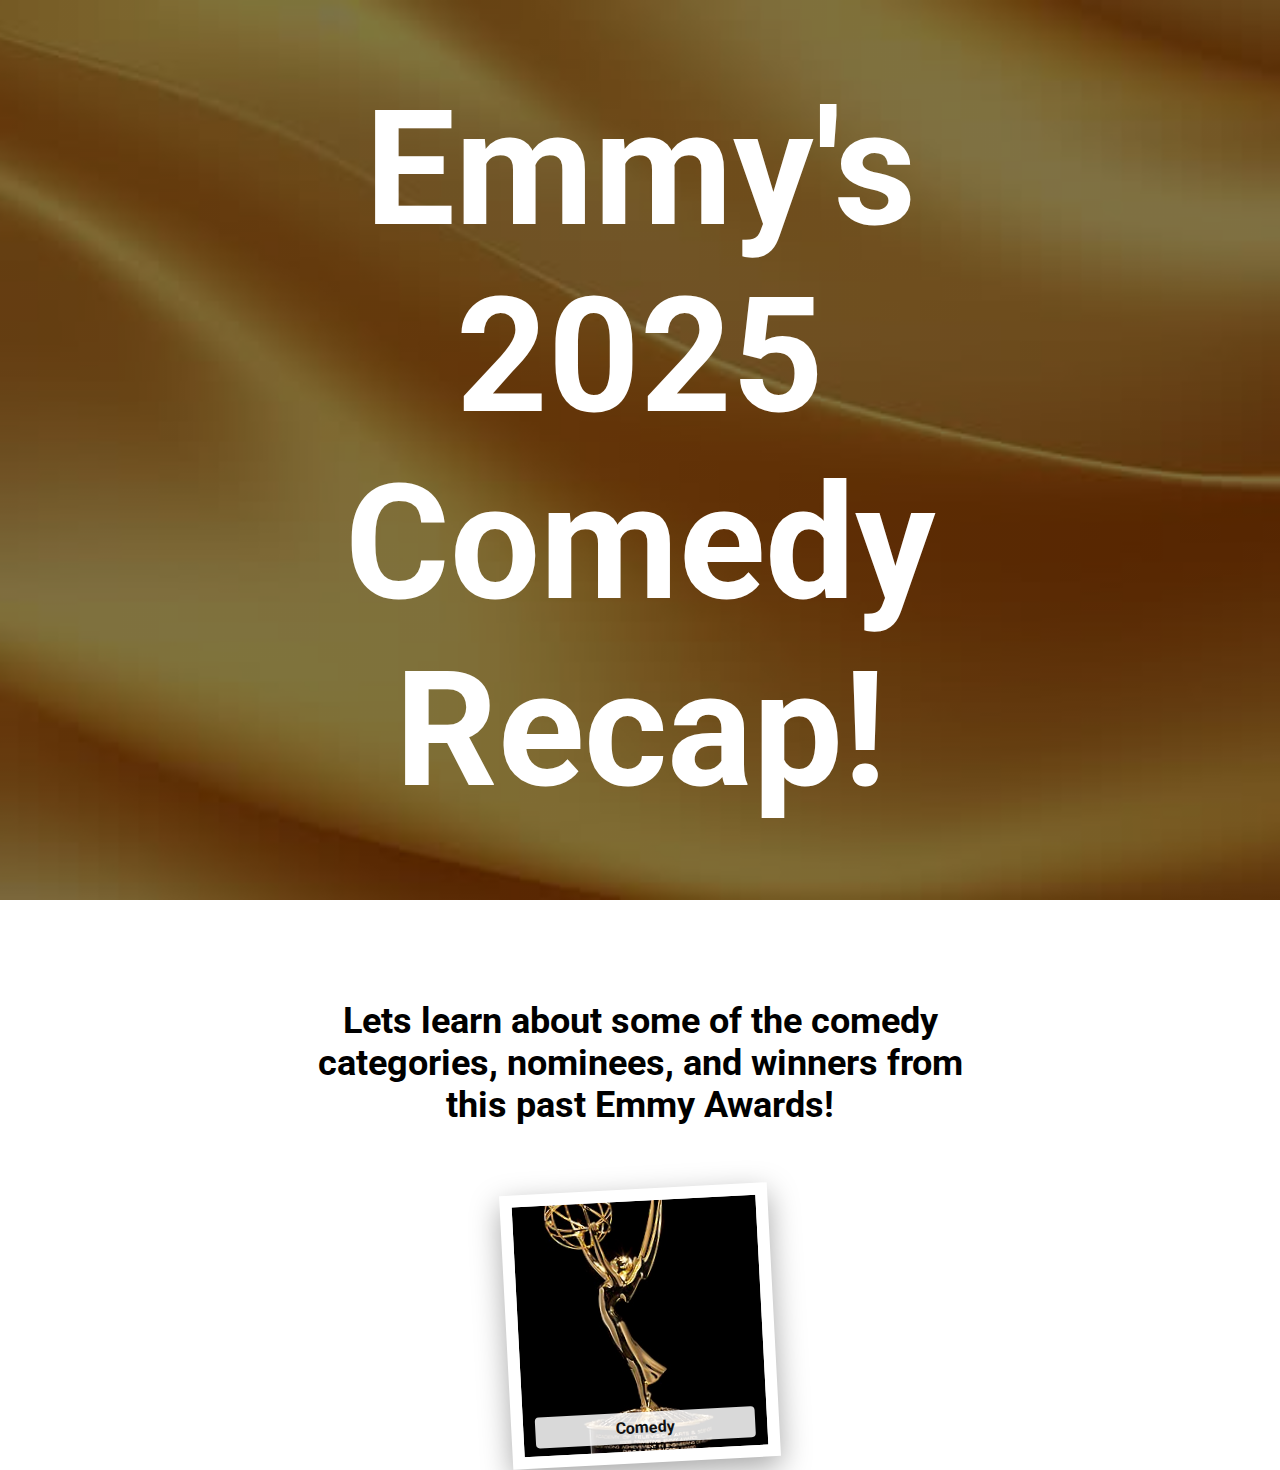
<file: multisite website 2/index.html>
<!--Looks like you're ready to get making with Pitt Fuego Webtext Generator. Good luck. Let's remember a few basics:

1. If you haven't worked through an introductory project like "I Am...A Project in Becoming," please do so. It will give you the basic skills to use this webtext generator.
2. Use HTML5 compatible file formats.
3. Reduce image size when possible. 
4. Keep asset names simple and machine readable. We recommend camelCase. 
5. Match asset name and file type in your code. Be case sensitive. 
6. Consider accessibility: Use alt-text to describe images for the visually impaired, be descriptive when labeling links, and use clear button language. 
7. Be respectful of your own and others' privacy. 
8. Consult W3 or Stack Overflow when our code is not working or you need it to do something more than it's doing.
9. When you make a mistake, Control Z, Control Z, Control Z...
10. Publish, share, spread the love!-->

<!--BTW. You can leave these hidden HTML text fields be, or delete them. They are but road signs, absent from the larger design-->

<!DOCTYPE html>
<html lang="en">
<head>
<title>Pitt Fuego</title>
<link rel="icon" type="image/jpg" href="favicon.jpg">
<meta charset="UTF-8">
<meta name="viewport" content="width=device-width, initial-scale=1">
<link rel="stylesheet" type="text/css" href="style.css">
<!--We've added Google Fonts to The Webtext Generator. Go to https://www.w3schools.com/howto/howto_google_fonts.asp to find fonts and add them to this stylesheet link and to the html selector on style.css-->
<link href='https://fonts.googleapis.com/css?family=Roboto' rel='stylesheet'>
</head>


<body>

<!--To adjust hero image and text, find hero-image class on style.css-->
<div class="hero-image">
  <div class="hero-text">
      <h1>Emmy's 2025 Comedy Recap!</h1>

  </div>
</div>

<!--To build your webtext, copy the code snippet (provided below) and paste into the <body> section below this line.-->


<div class="text-block" style="text-align: center">
  <h2> Lets learn about some of the comedy categories, nominees, and winners from this past Emmy Awards!</h2>
  
</div>

<!-- Added two buttons below the text-block for user interaction -->
  <div class="button-box" style="text-align: center; margin-top: 1rem;">
  <a href="ComedyHome.html" class="button polaroid-button" aria-label="Go to Comedy home"><span class="label">Comedy</span></a>
 










     <!--Looking to add components? You've come to the right place. Copy and paste Code Snippets and add to the body section. Adjust class properties on style.css.


        
     Looking to publish this webtext in GitHub? Here are your next steps:

     Sign in to GitHub. Create a new repository. Name it. Click “uploading an existing file,” then select/drag and drop all of your files... all of them, index.html. style.css, readme, and your image assets. Click "commit." Now go to your repository "settings." Scroll down to "Pages." Here you will change "source" from "none" to "main" branch. This will publish your webtext online. Copy your URL from this settings page...and now it's time to circulate your webtext! Peace and love only, Stephen Quigley, University of Pittsburgh, 2021.-->



       <!--Looking to add components? You've come to the right place. Copy and paste Code Snippets and add to the body section. Adjust class CSS properties on style.css.


    ***Add Text Block***

    (Format textblock using inline styling: text-align: left, center, justify, right. To improve accessibility, always left-align text longer than three lines; Format text: <i>italics</i>; <b>bold</b>; <u>underline</u>; <mark>highlight</mark>; <sup>superscript</sup>; <sub>subscript</sub>; Link Website: <a href="link">LinkName</a>; Line Breaks: <br></br>;

  <div class="text-block" style="text-align: left">
    <h2>Header</h2>
       <p>We recommend using our mobile-ready text sizing. Lorem ipsum dolor sit amet, consectetur adipiscing elit, sed do eiusmod tempor incididunt ut labore et dolore magna aliqua. Ut enim ad minim veniam, quis nostrud exercitation ullamco laboris nisi ut aliquip ex ea commodo consequat. Duis aute irure dolor in reprehenderit in voluptate velit esse cillum dolore eu fugiat nulla pariatur. Excepteur sint occaecat cupidatat non proident, sunt in culpa qui officia deserunt mollit anim id est laborum.</p>
  </div>



    ***Add Pull Quote***

    (Format text: Italics: <i>italics</i>; Bold: <b>bold</b>. Change font and font size using CSS)

  <div class="pull-quote" style="text-align: center">
    <h2>Excepteur sint occaecat cupidatat non proident!</h2>
  </div>



    ***Bulleted Points or List***

    (Nest within text-block or style using CSS. Change <ul> to <ol> in HTML to switch from unordered list to ordered list.)

  <div>
    <ul>
      <li>first</li>
      <li>second</li>
      <li>third</li>
    </ul>
  </div>



    ***Add Link that Looks Like a Button***

    (Clearly label link action. For more stylings, find button-box class properties on style.css)

  <div class="button-box">
    <a href="https://pitt-fuego.github.io/Pitt-Fuego-Coding-Tools/" class="button">Go to Fuego</a>
  </div>



    ***Add CSS Flexbox Container with Placeholder Images***

    (Add or subtract columns. Control column width using CSS.)

  <div class="flexbox-container">
    <div class="row">
        <div class="column">
            <img src="pgrid1.jpg" alt="describe the image HERE for accessibility purposes">
            <img src="pgrid2.jpg" alt="describe the image HERE for accessibility purposes">
        </div>
        <div class="column">
            <img src="pgrid3.jpg" alt="describe the image HERE for accessibility purposes">
            <img src="pgrid4.jpg" alt="describe the image HERE for accessibility purposes">
        </div>
        <div class="column">
            <img src="pgrid5.jpg" alt="describe the image HERE for accessibility purposes">
            <img src="pgrid6.jpg" alt="describe the image HERE for accessibility purposes">
        </div>
    </div>
        <p><i>Add a caption.</i></p>
  </div>



    ***Add Image Frame and Filters***

    (Control image width using inline styling. Adjust "frame" class properties using CSS.)

  <img class="frame" src="codela.jpg" width="50%" alt="describe the image HERE for accessibility purposes">
    <div class="caption">
      <p><i>Add a caption</i></p>
    </div>
  



    ***Add Polaroid***

    (Control image width using CSS.)

  <div class="polaroid">
    <img src="polaroid.jpg" alt="describe the image HERE for accessibility purposes">
      <div class="polaroid-caption">
        <p><i>Add a caption</i></p>
      </div>
  </div>



      ***Add Image Container with Text Box***

      (Control Image Container properties using CSS.)

  <div class="image-container">
    <img src="fuego.jpg" alt="describe image here">
      <div class="image-container-text">
        <p>Lorem ipsum dolor sit amet, consectetur adipiscing elit.</p>
      </div>
  </div>



    ***Add Parallax Window***

      (Adjust window height using parallax class on style.css)

  <div class="parallax"></div>
    <div class="caption">
      <p><i>Add a caption.</i></p>
  </div>



     ***Embed YouTube Video***

  <div class="video">
    <div class="video-container">
         <iframe width="560" height="315" src="https://www.youtube.com/embed/KVUBbM7pIYw?si=S02HKRwmh-psrWHJ" title="YouTube video player" frameborder="0" allow="accelerometer; autoplay; clipboard-write; encrypted-media; gyroscope; picture-in-picture" allowfullscreen></iframe>
    </div>
         <p>Add a caption.</p>
  </div>


    ***Add Copyright Footer***

  <div class="footer">
    <p><i>Copyright Your Name, Year.</i></p>
  </div>



    ***Need something that's not here? Go to https://www.w3schools.com to find all kinds of resources to facilitate your code learning.***
</file>
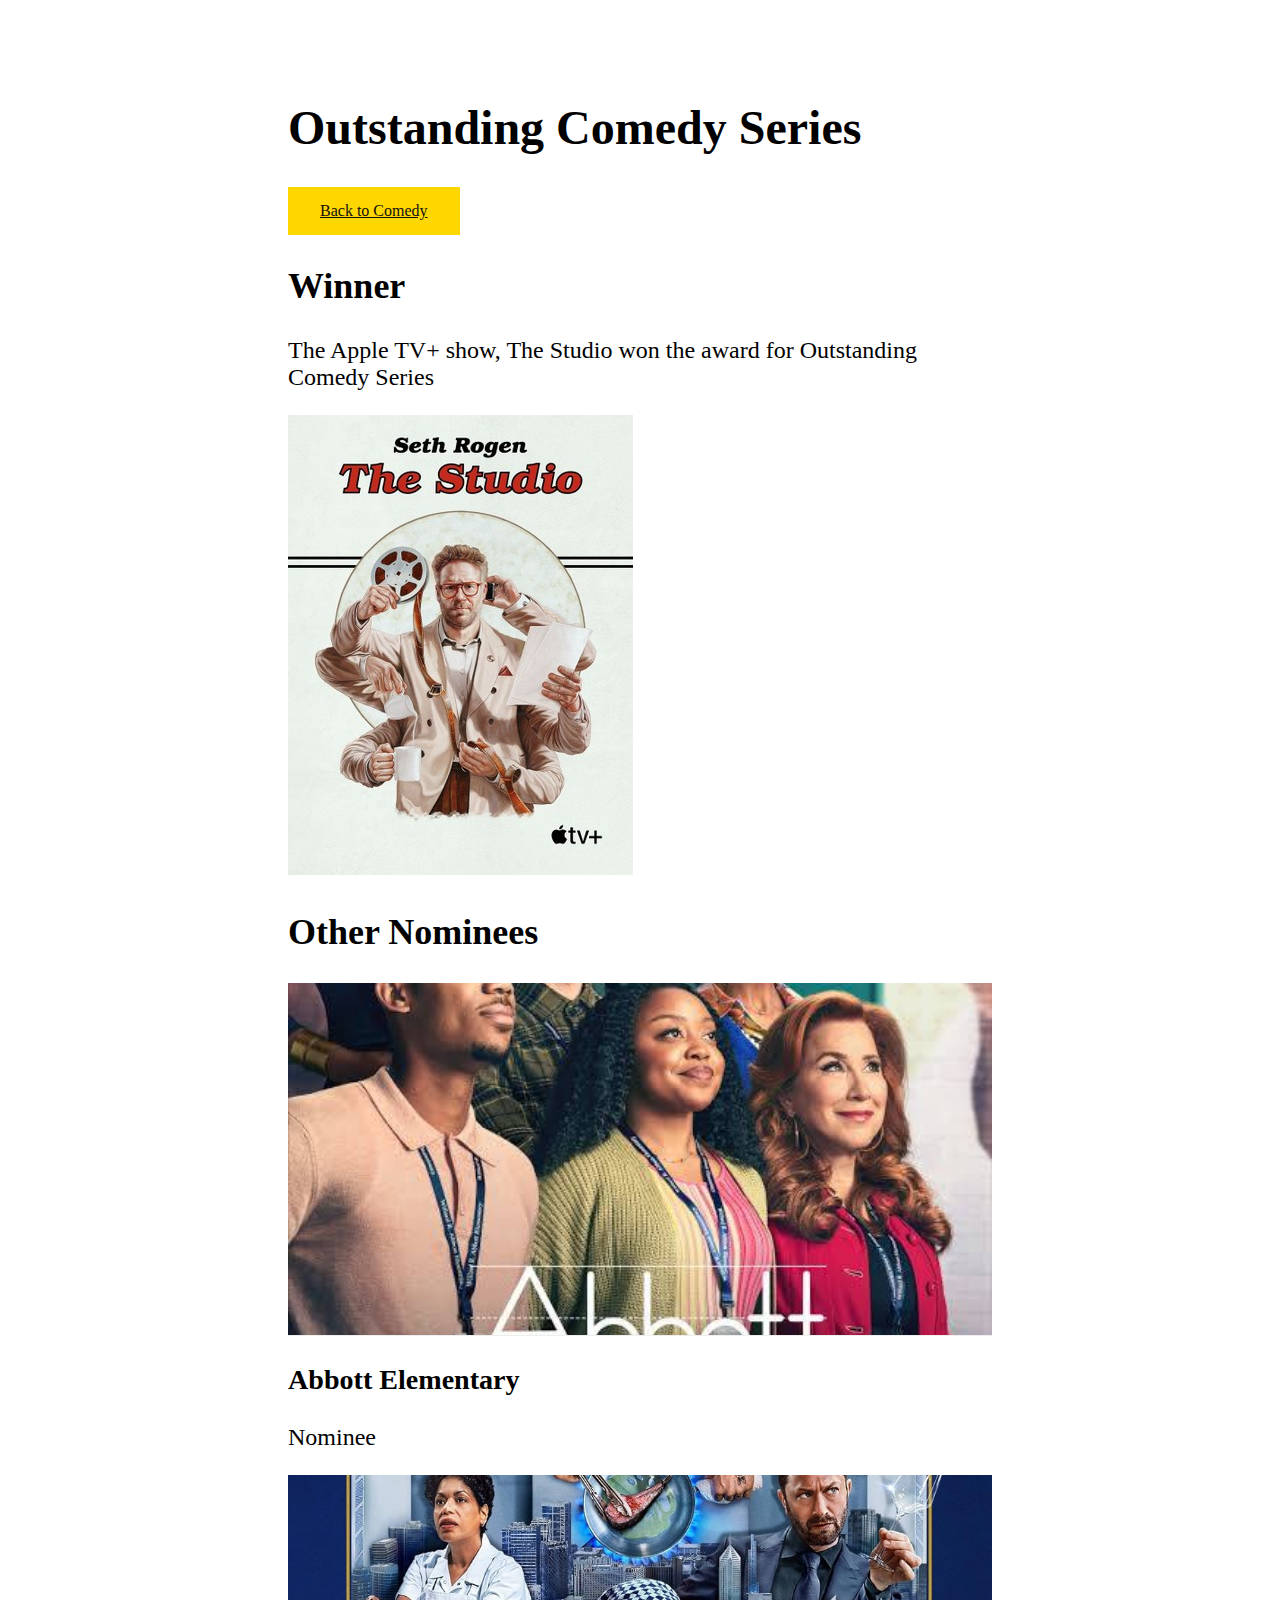
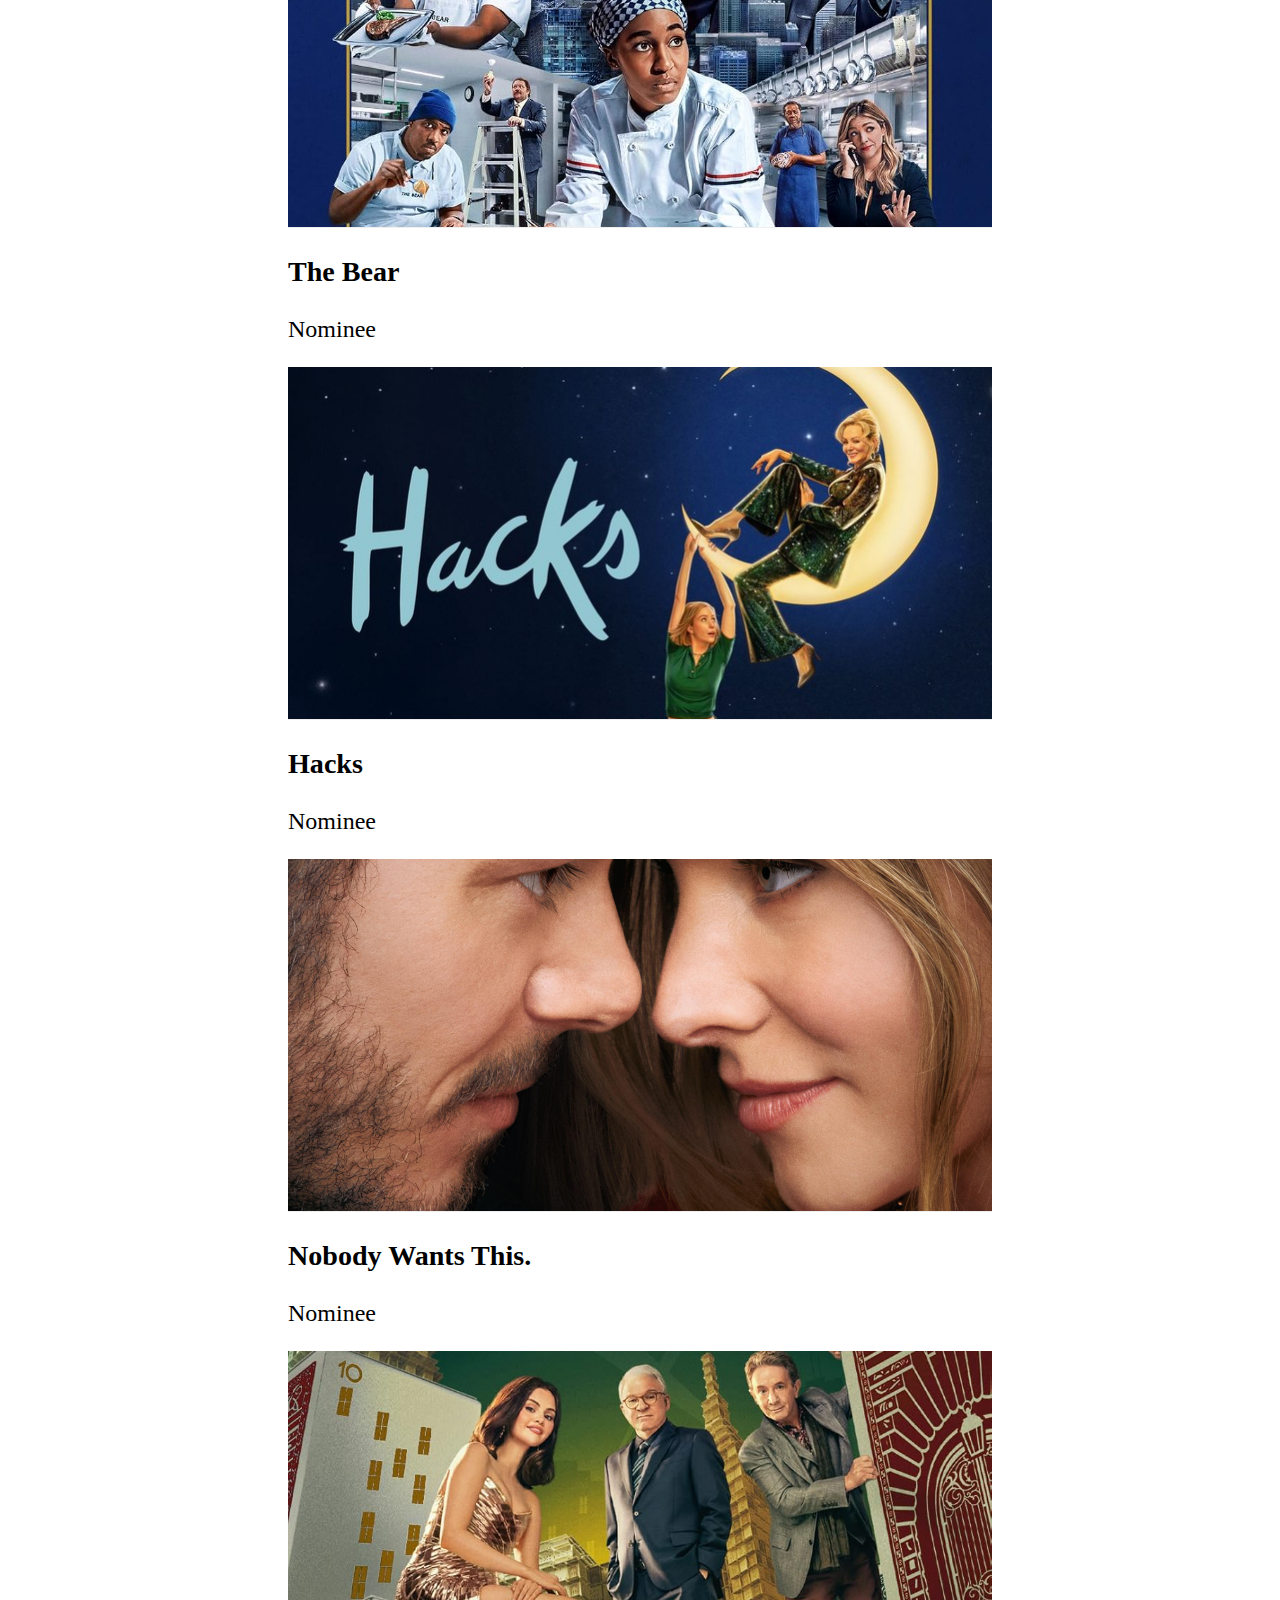
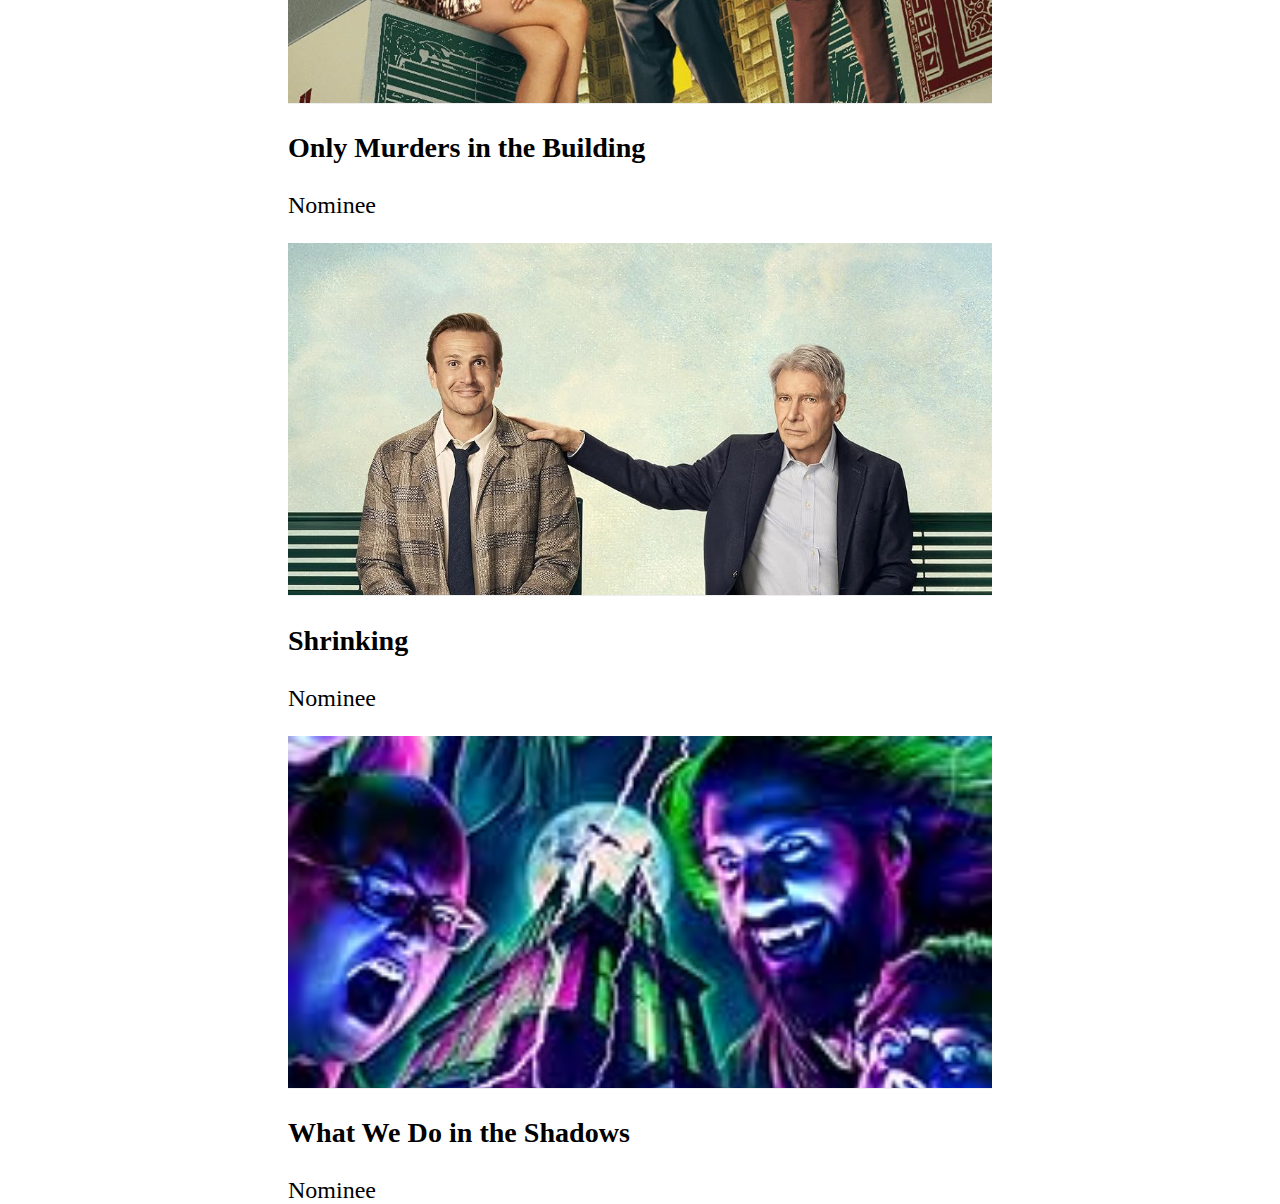
<file: multisite website 2/BestComedy.html>
<!DOCTYPE html>
<html lang="en">
<head>
  <meta charset="utf-8">
  <meta name="viewport" content="width=device-width, initial-scale=1">
  <title>Best Comedy</title>
  <link rel="stylesheet" href="style.css">
  
</head>
<body class="best-comedy-page">
  <div class="page-container">
  <div class="text-block">
    <h1>Outstanding Comedy Series</h1>
    <p></p>
    <p><a href="ComedyHome.html" class="button">Back to Comedy</a></p>

    <div class="winner">
      <h2>Winner</h2>
      <p>The Apple TV+ show, The Studio won the award for Outstanding Comedy Series</p>
      <img src="pgrid30.jpg" alt="Hannah Einbinder portrait">
    </div>

    <h2 class="section-title">Other Nominees</h2>

    <div class="flip-grid" aria-label="Other nominees">
      <div class="flip-box" tabindex="0">
        <div class="flip-box-inner">
          <div class="flip-box-front">
            <img src="pgrid32.jpg" alt="Liza Colón-Zayas">
            <h3>Abbott Elementary</h3>
          </div>
          <div class="flip-box-back">
            <div>
              <p>Nominee</p>
            </div>
          </div>
        </div>
      </div>

      <div class="flip-box" tabindex="0">
        <div class="flip-box-inner">
          <div class="flip-box-front">
            <img src="pgrid33.jpg" alt="Kathryn Hahn">
            <h3>The Bear</h3>
          </div>
          <div class="flip-box-back">
            <div>

              <p>Nominee</p>
            </div>
          </div>
        </div>
      </div>

      <div class="flip-box" tabindex="0">
        <div class="flip-box-inner">
          <div class="flip-box-front">
            <img src="pgrid34.jpg" alt="Janelle James">
            <h3>Hacks</h3>
          </div>
          <div class="flip-box-back">
            <div>
              <p>Nominee</p>
            </div>
          </div>
        </div>
      </div>

      <div class="flip-box" tabindex="0">
        <div class="flip-box-inner">
          <div class="flip-box-front">
            <img src="pgrid35.jpg" alt="Catherine O'Hara">
            <h3>Nobody Wants This.</h3>
   
          </div>
          <div class="flip-box-back">
            <div>

              <p>Nominee</p>
            </div>
          </div>
        </div>
      </div>

      <div class="flip-box" tabindex="0">
        <div class="flip-box-inner">
          <div class="flip-box-front">
            <img src="pgrid31.jpg" alt="Sheryl Lee Ralph">
            <h3>Only Murders in the Building</h3>
          </div>
          <div class="flip-box-back">
            <div>              <p>Nominee</p>
            </div>
          </div>
        </div>
      </div>

      <div class="flip-box" tabindex="0">
        <div class="flip-box-inner">
          <div class="flip-box-front">
            <img src="pgrid36.jpg" alt="Shrinking">
            <h3>Shrinking</h3>
       
          </div>
          <div class="flip-box-back">
            <div>
              <p>Nominee</p>
            </div>
          </div>
        </div>
      </div>
    </div>

    <div class="flip-box" tabindex="0">
      <div class="flip-box-inner">
        <div class="flip-box-front">
          <img src="pgrid37.jpg" alt="What We Do in the Shadows">
          <h3>What We Do in the Shadows</h3>
        </div>
        <div class="flip-box-back">
          <div>
            <p>Nominee</p>
          </div>
        </div>
      </div>
    </div>

    </div>

  </div>
</body>
</html>
</file>
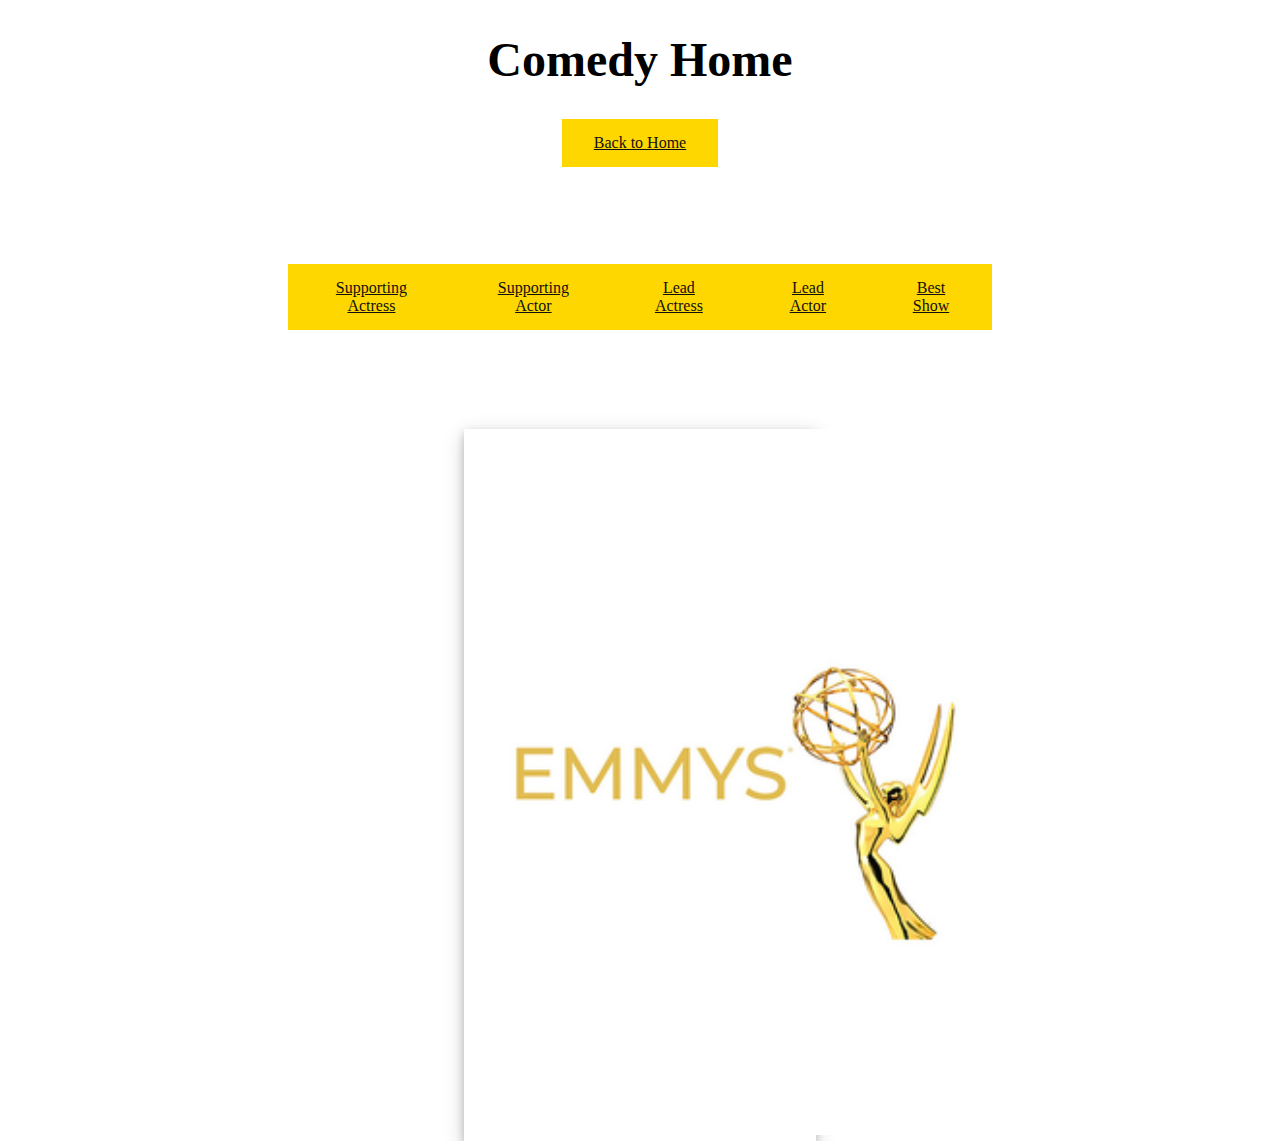
<file: multisite website 2/ComedyHome.html>
<!DOCTYPE html>
<html lang="en">
<head>
  <meta charset="utf-8">
  <meta name="viewport" content="width=device-width, initial-scale=1">
  <title>Comedy Home</title>
  <link rel="stylesheet" href="style.css">
</head>
<body class="comedy-home">
  <div class="text-block" style="text-align: center; margin-top: 2rem;">
    <h1>Comedy Home</h1>
    <p><a href="index.html" class="button">Back to Home</a></p>
    <!-- Added five comedy category buttons -->
    <div class="button-box" style="text-align: center; margin-top: 1rem;">
  <a href="SupportActressComedy.html" class="button sparkle" aria-label="Go to Supporting Actress page">Supporting Actress</a>
  <a href="SupportActorComedy.html" class="button sparkle" aria-label="Go to Supporting Actor page">Supporting Actor</a>
  <a href="LeadActressComedy.html" class="button sparkle" aria-label="Go to Lead Actress page">Lead Actress</a>
  <a href="LeadActorComedy.html" class="button sparkle" aria-label="Go to Lead Actor page">Lead Actor</a>
      <a href="BestComedy.html" class="button sparkle" aria-label="Go to Best Comedy page">Best Show</a>
    </div>


<div class="polaroid-container" style="text-align: center; margin-top: 2rem;">
      <div class="polaroid">
        <img src="pgrid40.jpg" alt="Comedy collage" style="width:150%"

      </div>
  </div>
  <script>
document.addEventListener('DOMContentLoaded', function(){
  const buttons = document.querySelectorAll('.comedy-home .button');
  buttons.forEach(btn => {
    // only for link buttons
    if (btn.tagName.toLowerCase() !== 'a') return;
    btn.addEventListener('click', function(e){
      e.preventDefault();
      const href = this.getAttribute('href');
      // add sparkle class to trigger animation
      this.classList.add('sparkle');
      // wait for animation to end (use animationend) or fallback timeout
      const onEnd = () => {
        this.classList.remove('sparkle');
        window.location.href = href;
      };
      this.addEventListener('animationend', onEnd, { once: true });
      // fallback in case animationend doesn't fire
      setTimeout(onEnd, 1800);
    });
  });
});
</script>
</body>
</html>
</file>
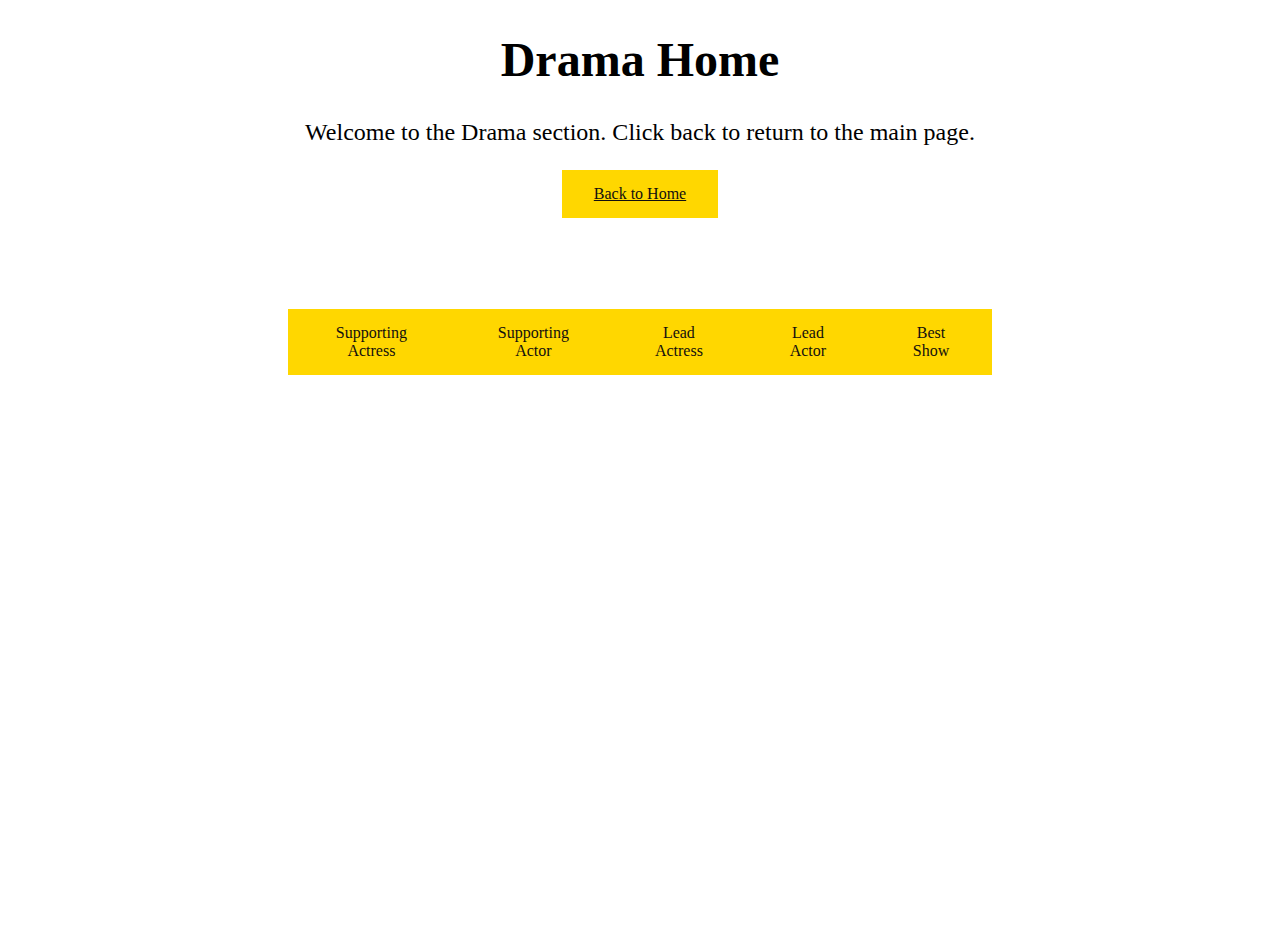
<file: multisite website 2/DramaHome.html>
<!DOCTYPE html>
<html lang="en">
<head>
  <meta charset="utf-8">
  <meta name="viewport" content="width=device-width, initial-scale=1">
  <title>Drama Home</title>
  <link rel="stylesheet" href="style.css">
</head>
<body>
  <div class="text-block" style="text-align: center; margin-top: 2rem;">
    <h1>Drama Home</h1>
    <p>Welcome to the Drama section. Click back to return to the main page.</p>
    <p><a href="index.html" class="button">Back to Home</a></p>
    <!-- Added five drama category buttons -->
    <div class="button-box" style="text-align: center; margin-top: 1rem;">
      <button class="button" type="button" aria-label="Tragedy drama"> Supporting Actress</button>
      <button class="button" type="button" aria-label="Historical drama">Supporting Actor</button>
      <button class="button" type="button" aria-label="Romantic drama">Lead Actress</button>
      <button class="button" type="button" aria-label="Thriller drama">Lead Actor</button>
      <button class="button" type="button" aria-label="Melodrama">Best Show</button>
    </div>
  </div>
</body>
</html>
</file>
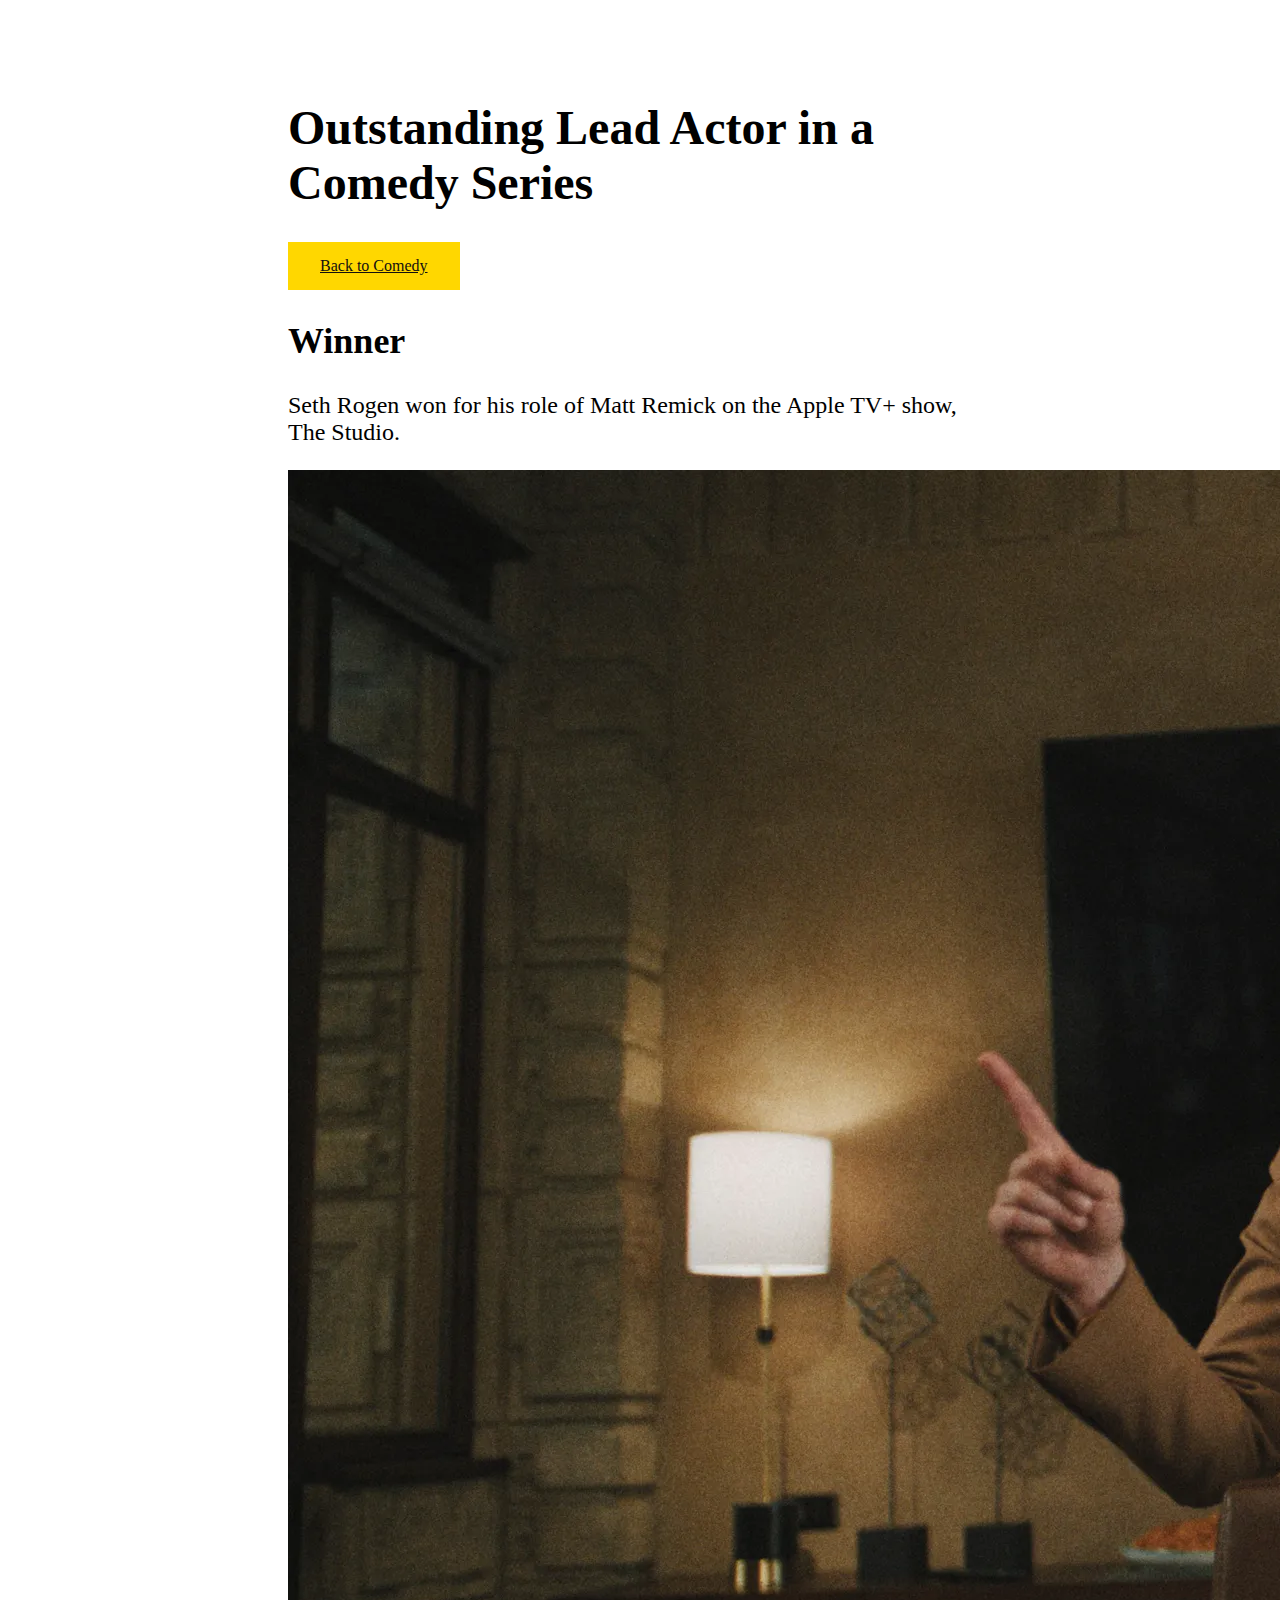
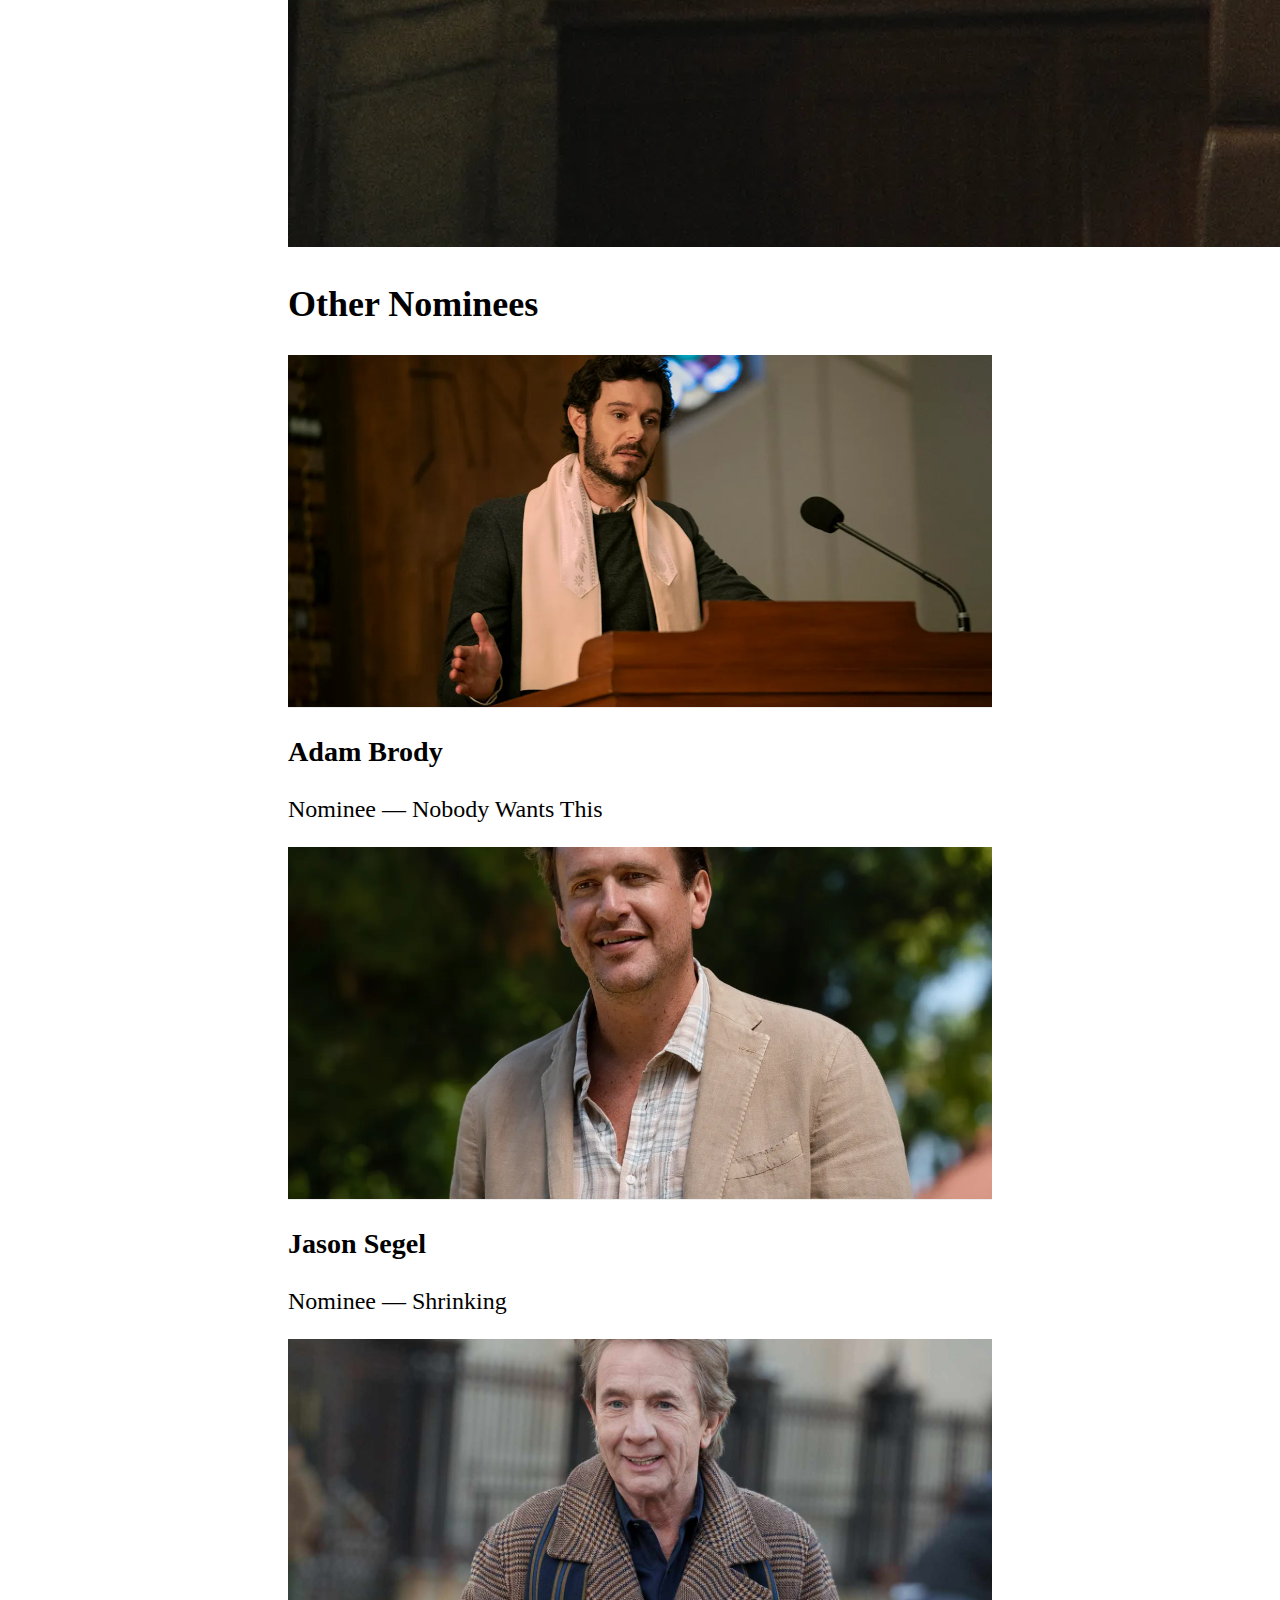
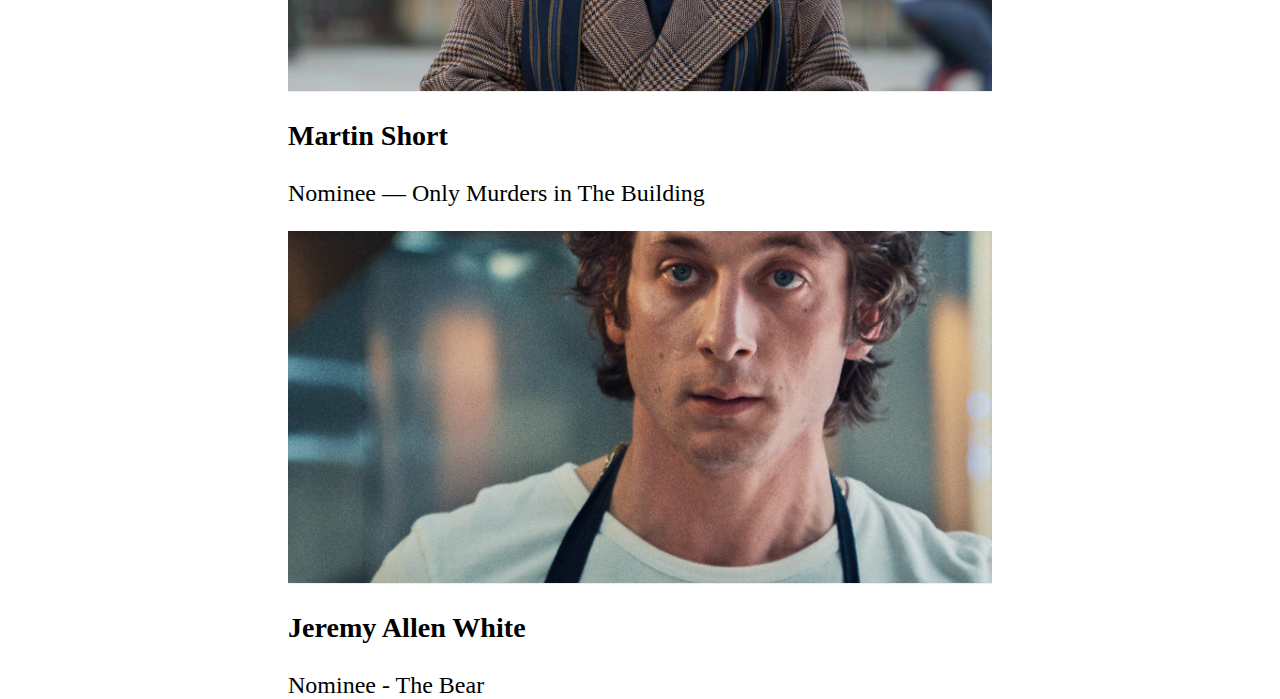
<file: multisite website 2/LeadActorComedy.html>
<!DOCTYPE html>
<html lang="en">
<head>
  <meta charset="utf-8">
  <meta name="viewport" content="width=device-width, initial-scale=1">
  <title>Lead Actor — Comedy</title>
  <link rel="stylesheet" href="style.css">
  
</head>
<body class="lead-actor-page">
  <div class="page-container">
  <div class="text-block">
    <h1>Outstanding Lead Actor in a Comedy Series</h1>

    <p><a href="ComedyHome.html" class="button">Back to Comedy</a></p>

    <div class="winner">
      <h2>Winner</h2>
      <p>Seth Rogen won for his role of Matt Remick on the Apple TV+ show, The Studio. </p>
      <img src="pgrid25.jpg" alt="Hannah Einbinder portrait">
    </div>

    <h2 class="section-title">Other Nominees</h2>

    <div class="flip-grid" aria-label="Other nominees">
      <div class="flip-box" tabindex="0">
        <div class="flip-box-inner">
          <div class="flip-box-front">
            <img src="pgrid26.jpg" alt="Liza Colón-Zayas">
            <h3>Adam Brody</h3>
          </div>
          <div class="flip-box-back">
            <div>
              <p>Nominee — Nobody Wants This</p>
            </div>
          </div>
        </div>
      </div>

      <div class="flip-box" tabindex="0">
        <div class="flip-box-inner">
          <div class="flip-box-front">
            <img src="pgrid27.jpg" alt="Kathryn Hahn">
            <h3>Jason Segel</h3>
          </div>
          <div class="flip-box-back">
            <div>
              <p>Nominee — Shrinking</p>
            </div>
          </div>
        </div>
      </div>

      <div class="flip-box" tabindex="0">
        <div class="flip-box-inner">
          <div class="flip-box-front">
            <img src="pgrid28.jpg" alt="Janelle James">
            <h3>Martin Short</h3>
          </div>
          <div class="flip-box-back">
            <div>

              <p>Nominee — Only Murders in The Building</p>
            </div>
          </div>
        </div>
      </div>

      <div class="flip-box" tabindex="0">
        <div class="flip-box-inner">
          <div class="flip-box-front">
            <img src="pgrid29.jpg" alt="Catherine O'Hara">
            <h3>Jeremy Allen White</h3>
   
          </div>
          <div class="flip-box-back">
              <p>Nominee - The Bear</p>
            </div>
          </div>
        </div>
      </div>
</file>
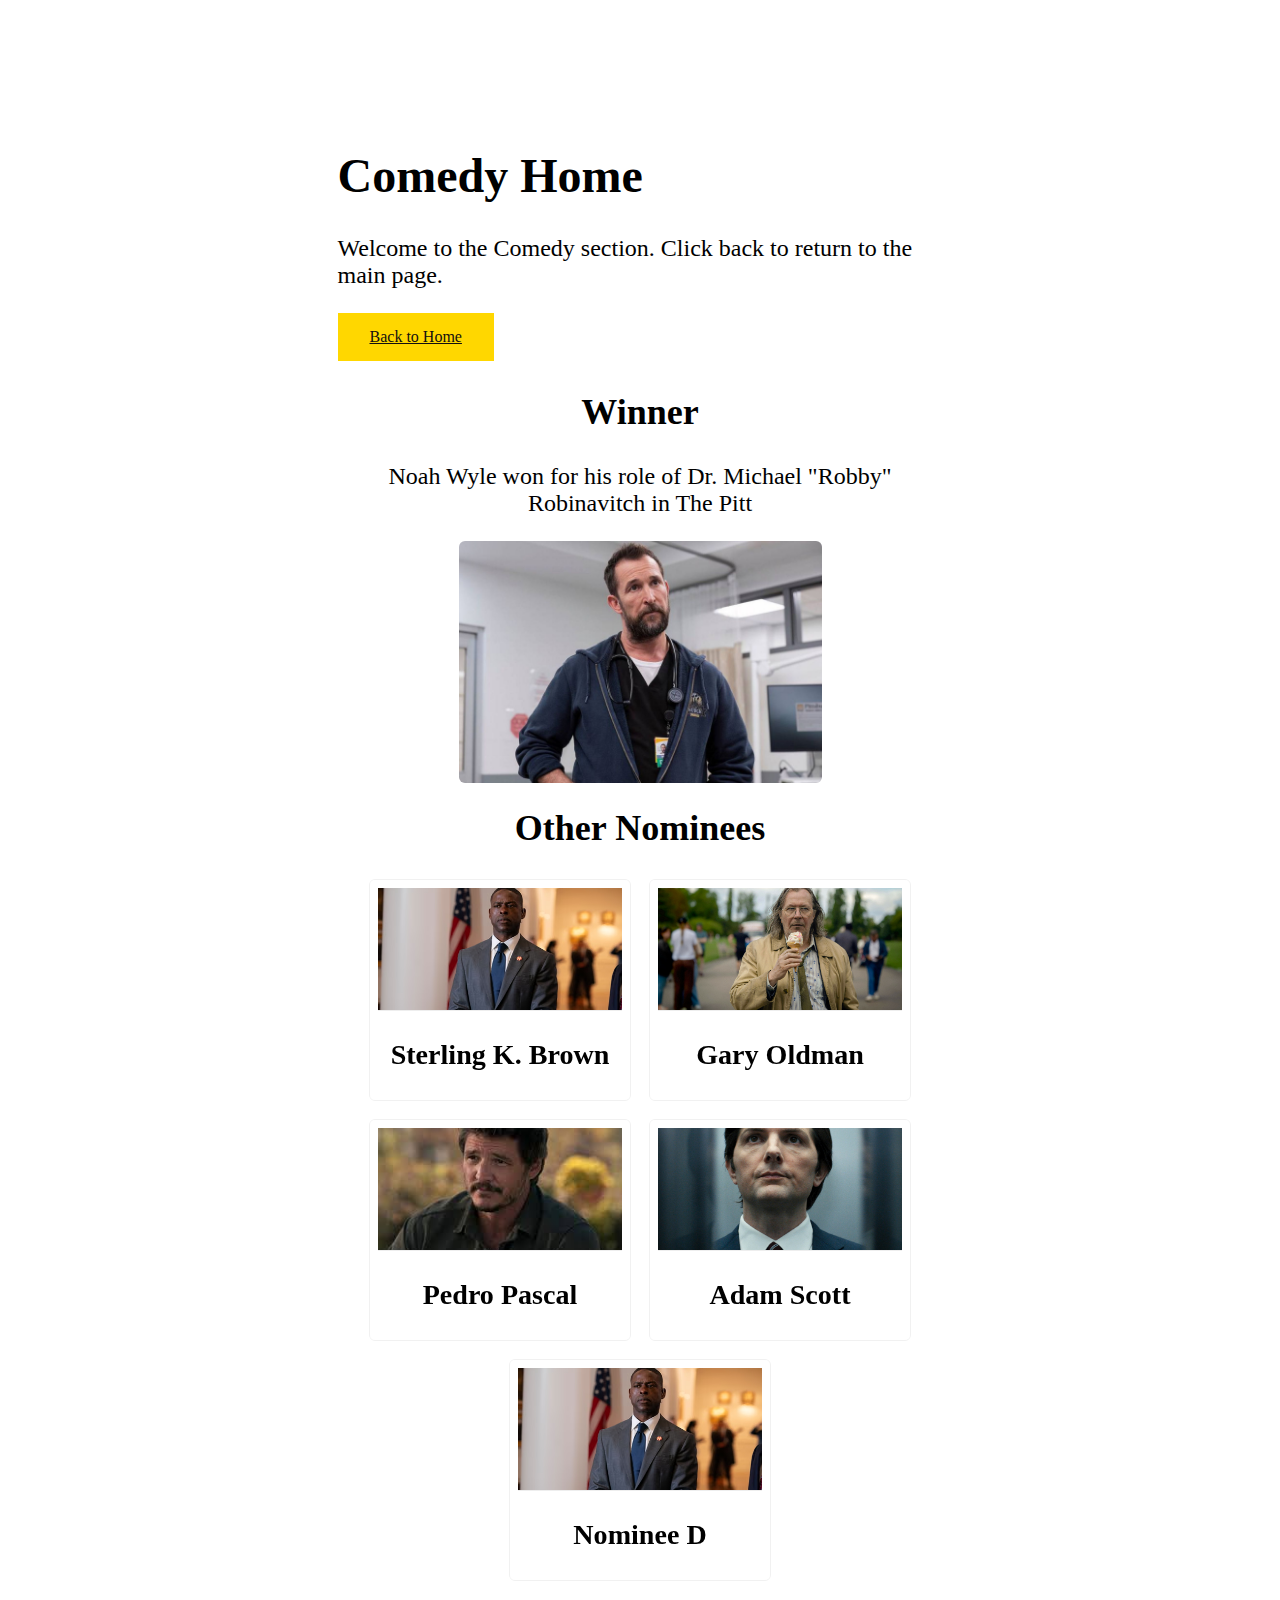
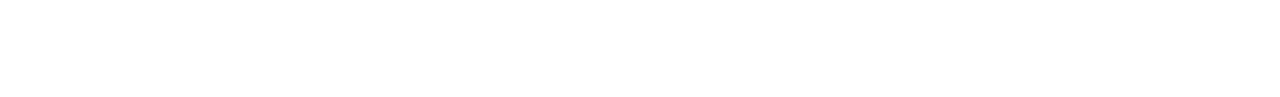
<file: multisite website 2/LeadActorDrama.html>
<!DOCTYPE html>
<html lang="en">
<head>
  <meta charset="utf-8">
  <meta name="viewport" content="width=device-width, initial-scale=1">
  <title>Comedy Home</title>
  <link rel="stylesheet" href="style.css">
  
</head>
<body class="support-actress-page">
  <div class="page-container">
  <div class="text-block">
    <h1>Comedy Home</h1>
    <p>Welcome to the Comedy section. Click back to return to the main page.</p>
    <p><a href="index.html" class="button">Back to Home</a></p>

    <div class="winner">
      <h2>Winner</h2>
      <p> Noah Wyle won for his role of Dr. Michael "Robby" Robinavitch in The Pitt</p>
      <img src="pgrid20.jpg" alt="Hannah Einbinder portrait">
    </div>

    <h2 class="section-title">Other Nominees</h2>

    <div class="flip-grid" aria-label="Other nominees">
      <div class="flip-box" tabindex="0">
        <div class="flip-box-inner">
          <div class="flip-box-front">
            <img src="pgrid24.jpg" alt="Liza Colón-Zayas">
            <h3>Sterling K. Brown</h3>
          </div>
          <div class="flip-box-back">
            <div>
              <h3>Sterling K. Brown</h3>
              <p>Nominee — Paradise</p>
            </div>
          </div>
        </div>
      </div>

      <div class="flip-box" tabindex="0">
        <div class="flip-box-inner">
          <div class="flip-box-front">
            <img src="pgrid21.jpg" alt="Kathryn Hahn">
            <h3>Gary Oldman</h3>
          </div>
          <div class="flip-box-back">
            <div>
              <h3>Gary Oldman</h3>
              <p>Nominee — Slow Horses</p>
            </div>
          </div>
        </div>
      </div>

      <div class="flip-box" tabindex="0">
        <div class="flip-box-inner">
          <div class="flip-box-front">
            <img src="pgrid22.jpg" alt="Janelle James">
            <h3>Pedro Pascal</h3>
          </div>
          <div class="flip-box-back">
            <div>
              <h3>Pedro Pascal</h3>
              <p>Nominee — The Last Of Us</p>
            </div>
          </div>
        </div>
      </div>

      <div class="flip-box" tabindex="0">
        <div class="flip-box-inner">
          <div class="flip-box-front">
            <img src="pgrid23.jpg" alt="Catherine O'Hara">
            <h3>Adam Scott</h3>
   
          </div>
          <div class="flip-box-back">
            <div>
              <h3>Adam Scott</h3>
              <p>Nominee - Severance</p>
            </div>
          </div>
        </div>
      </div>

      <div class="flip-box" tabindex="0">
        <div class="flip-box-inner">
          <div class="flip-box-front">
            <img src="pgrid24.jpg" alt="Nominee D">
            <h3>Nominee D</h3>
          </div>
          <div class="flip-box-back">
            <div>
              <h3>Nominee D</h3>
              <p>Details</p>
            </div>
          </div>
        </div>
      </div>

    </div>

  </div>
</body>
</html>
</file>
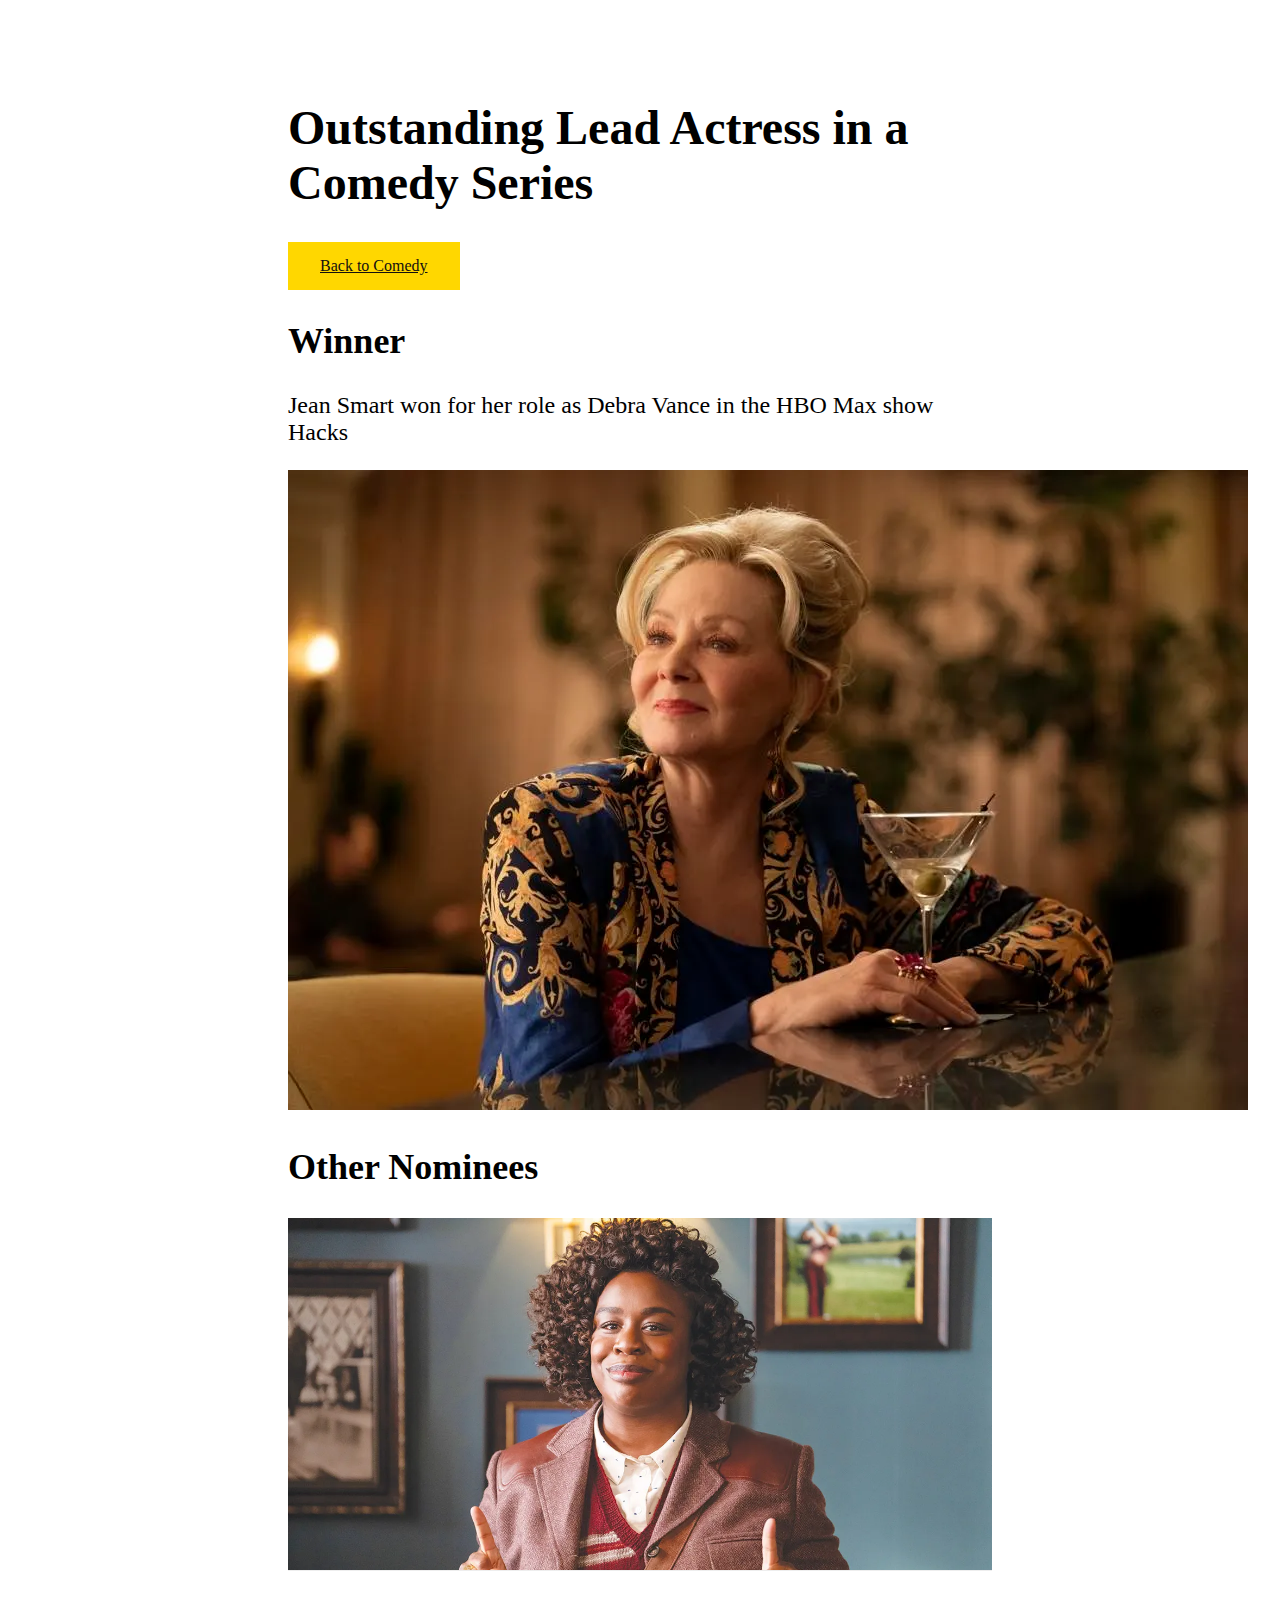
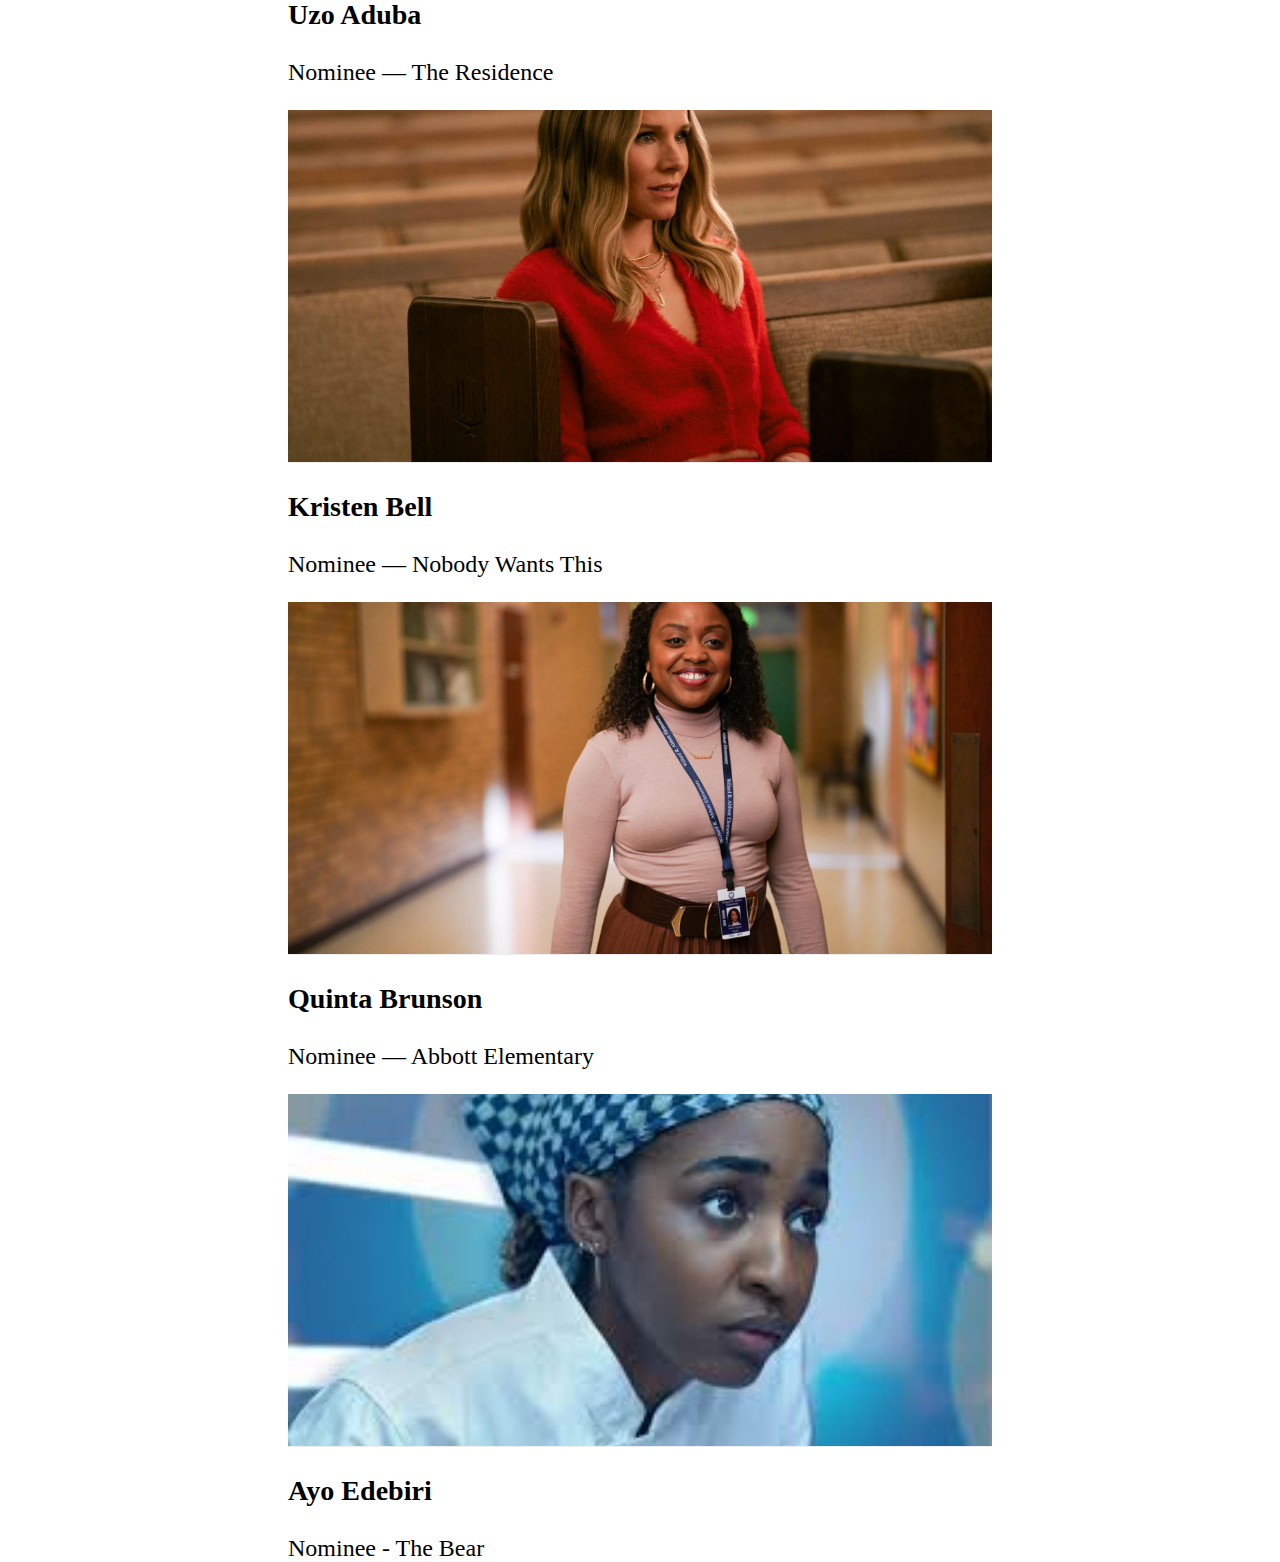
<file: multisite website 2/LeadActressComedy.html>
<!DOCTYPE html>
<html lang="en">
<head>
  <meta charset="utf-8">
  <meta name="viewport" content="width=device-width, initial-scale=1">
  <title>Lead Actress — Comedy</title>
  <link rel="stylesheet" href="style.css">
  
</head>
<body class="lead-actress-page">
  <div class="page-container">
  <div class="text-block">
    <h1>Outstanding Lead Actress in a Comedy Series</h1>
    <p><a href="ComedyHome.html" class="button">Back to Comedy</a></p>

    <div class="winner">
      <h2>Winner</h2>
      <p>Jean Smart won for her role as Debra Vance in the HBO Max show Hacks </p>
      <img src="pgrid15.jpg" alt="Hannah Einbinder portrait">
    </div>

    <h2 class="section-title">Other Nominees</h2>

    <div class="flip-grid" aria-label="Other nominees">
      <div class="flip-box" tabindex="0">
        <div class="flip-box-inner">
          <div class="flip-box-front">
            <img src="pgrid16.jpg" alt="Uzo Aduba">
            <h3>Uzo Aduba</h3>
          </div>
          <div class="flip-box-back">
            <div>
              <p>Nominee — The Residence</p>
            </div>
          </div>
        </div>
      </div>

      <div class="flip-box" tabindex="0">
        <div class="flip-box-inner">
          <div class="flip-box-front">
            <img src="pgrid17.jpg" alt="Kristen Bell">
            <h3>Kristen Bell</h3>
          </div>
          <div class="flip-box-back">
            <div>
              <p>Nominee — Nobody Wants This</p>
            </div>
          </div>
        </div>
      </div>

      <div class="flip-box" tabindex="0">
        <div class="flip-box-inner">
          <div class="flip-box-front">
            <img src="pgrid18.jpg" alt="Quinta Brunson">
            <h3>Quinta Brunson</h3>
          </div>
          <div class="flip-box-back">
            <div>
              <p>Nominee — Abbott Elementary</p>
            </div>
          </div>
        </div>
      </div>

      <div class="flip-box" tabindex="0">
        <div class="flip-box-inner">
          <div class="flip-box-front">
            <img src="pgrid19.jpg" alt="Ayo Edebiri">
            <h3>Ayo Edebiri</h3>
          </div>
          <div class="flip-box-back">
            <div>
              <p>Nominee - The Bear</p>
            </div>


          </div>
        </div>
      </div>
</file>
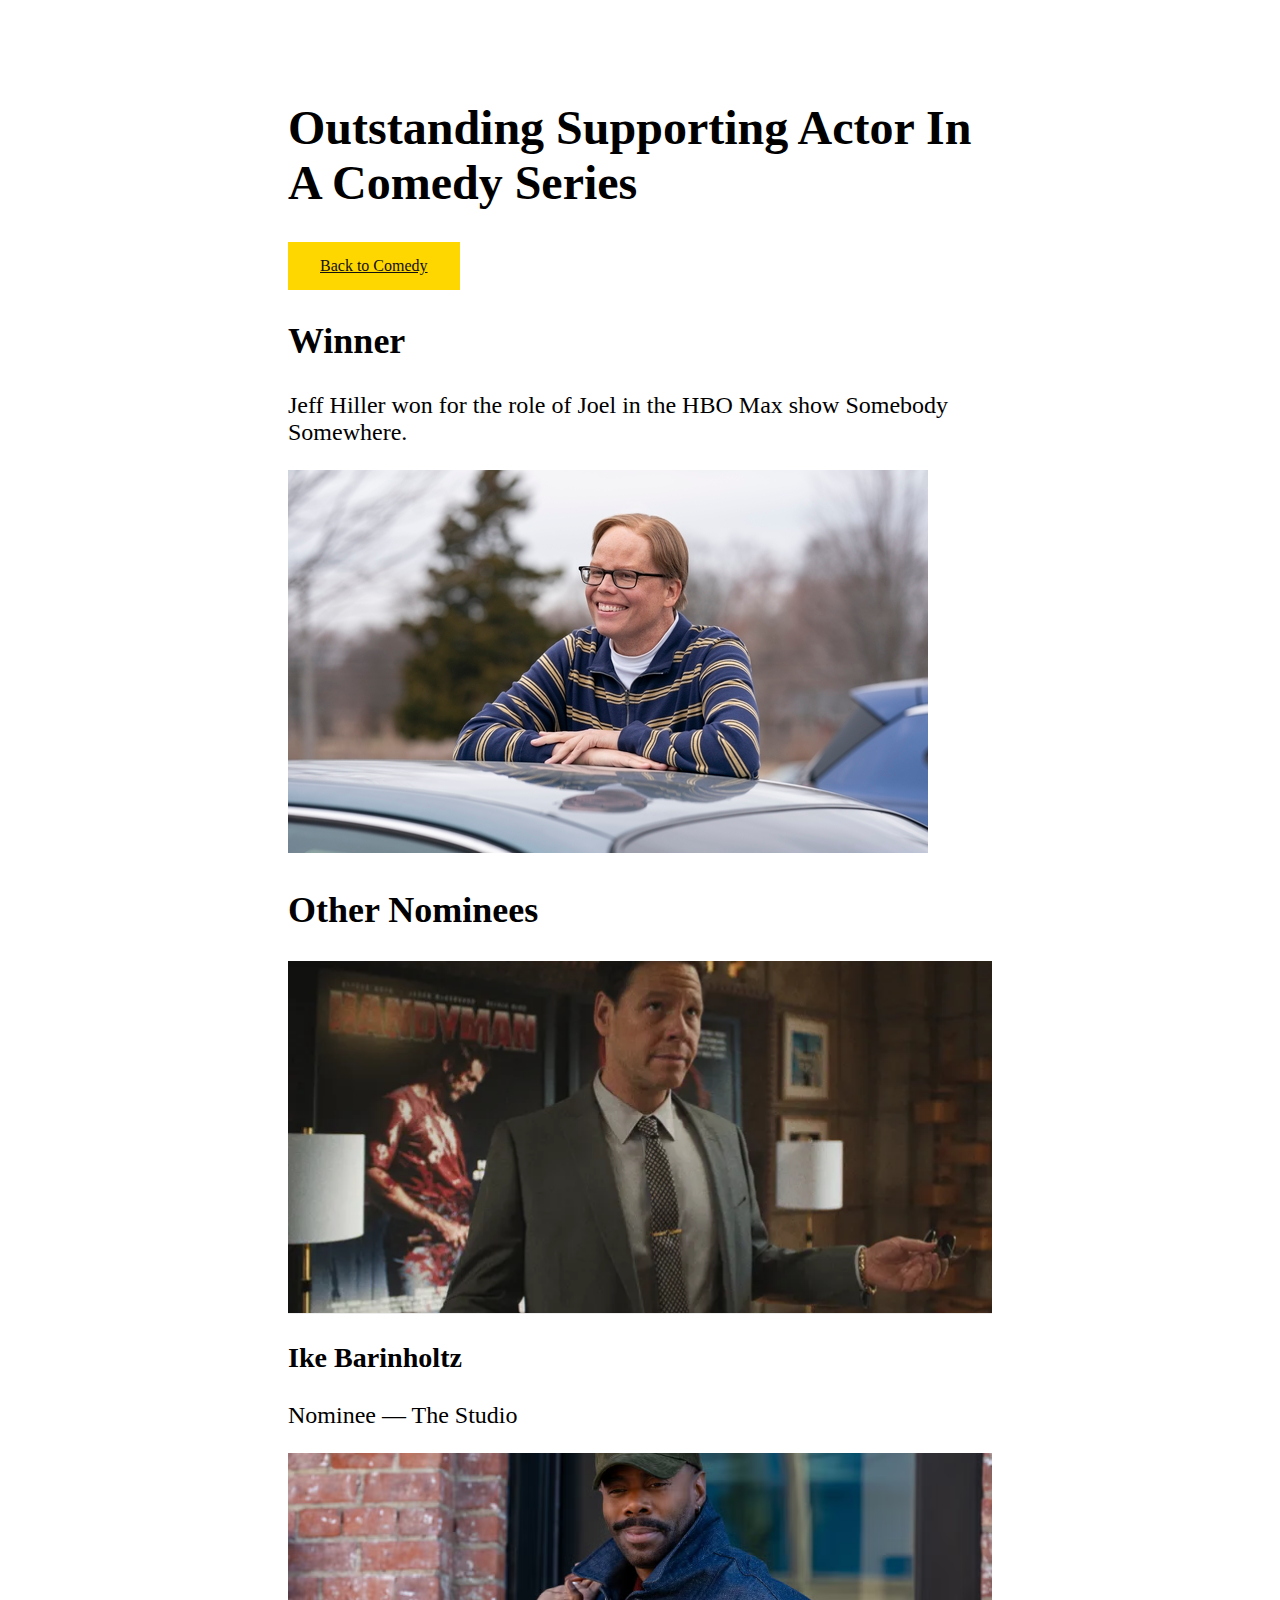
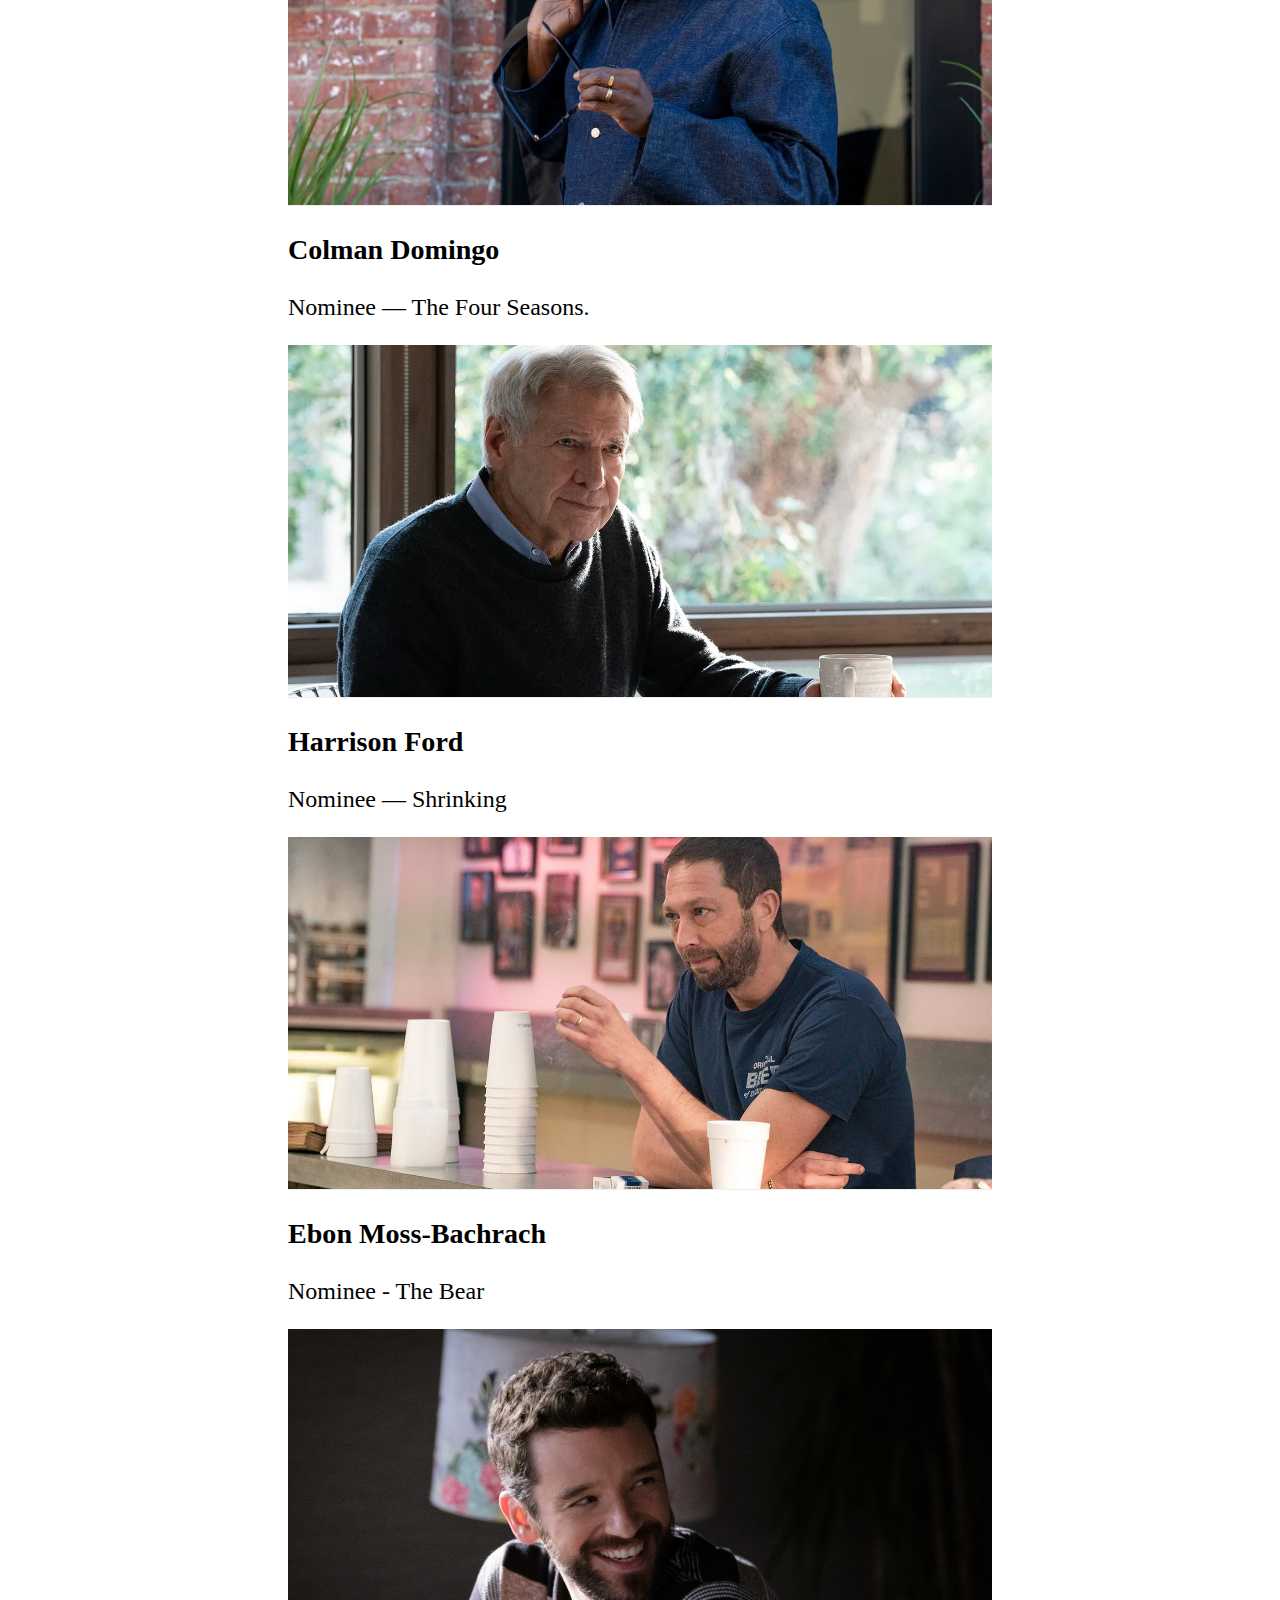
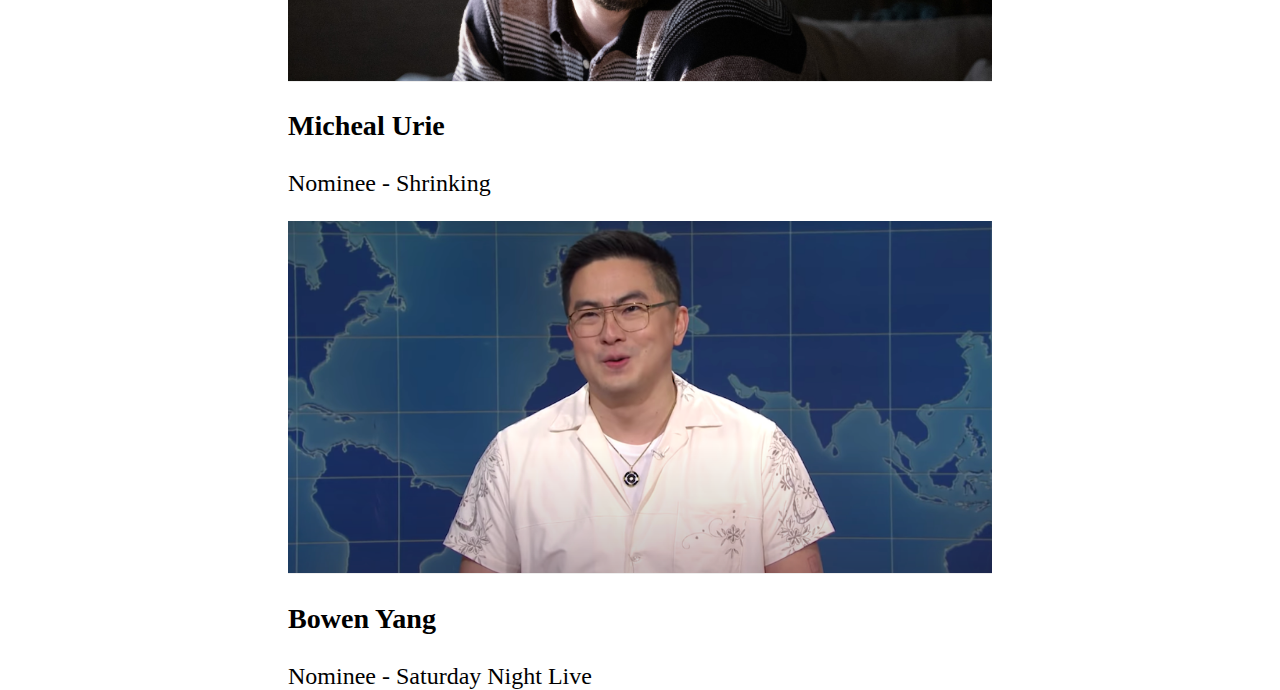
<file: multisite website 2/SupportActorComedy.html>
<!DOCTYPE html>
<html lang="en">
<head>
  <meta charset="utf-8">
  <meta name="viewport" content="width=device-width, initial-scale=1">
  <title>Support Actor — Comedy</title>
  <link rel="stylesheet" href="style.css">
  
</head>
<body class="support-actor-page">
  <div class="page-container">
  <div class="text-block">
    <h1>Outstanding Supporting Actor In A Comedy Series</h1>
    <p><a href="ComedyHome.html" class="button">Back to Comedy</a></p>

    <div class="winner">
      <h2>Winner</h2>
      <p>Jeff Hiller won for the role of Joel in the HBO Max show Somebody Somewhere.</p>
      <img src="pgrid10.jpg" alt="Jeff Hiller portrait">
    </div>

    <h2 class="section-title">Other Nominees</h2>

    <div class="flip-grid" aria-label="Other nominees">
      <div class="flip-box" tabindex="0">
        <div class="flip-box-inner">
          <div class="flip-box-front">
            <img src="pgrid8.jpg" alt="Liza Colón-Zayas">
            <h3>Ike Barinholtz</h3>
          </div>
          <div class="flip-box-back">
            <div>
              <p>Nominee — The Studio</p>
            </div>
          </div>
        </div>
      </div>

      <div class="flip-box" tabindex="0">
        <div class="flip-box-inner">
          <div class="flip-box-front">
            <img src="pgrid9.jpg" alt="Kathryn Hahn">
            <h3>Colman Domingo</h3>
          </div>
          <div class="flip-box-back">
            <div>
              <p>Nominee — The Four Seasons.</p>
            </div>
          </div>
        </div>
      </div>

      <div class="flip-box" tabindex="0">
        <div class="flip-box-inner">
          <div class="flip-box-front">
            <img src="pgrid14.jpg" alt="Janelle James">
            <h3>Harrison Ford</h3>
          </div>
          <div class="flip-box-back">
            <div>
            
              <p>Nominee — Shrinking</p>
            </div>
          </div>
        </div>
      </div>

      <div class="flip-box" tabindex="0">
        <div class="flip-box-inner">
          <div class="flip-box-front">
            <img src="pgrid11.jpg" alt="Catherine O'Hara">
            <h3>Ebon Moss-Bachrach</h3>
          </div>
          <div class="flip-box-back">
            <div>
              <p>Nominee - The Bear</p>
            </div>
          </div>
        </div>
      </div>
         <div class="flip-box" tabindex="0">
        <div class="flip-box-inner">
          <div class="flip-box-front">
            <img src="pgrid13.jpg" alt="Catherine O'Hara">
            <h3>Micheal Urie</h3>
          </div>
          <div class="flip-box-back">
            <div>
              <p>Nominee - Shrinking</p>
            </div>
          </div>
        </div>
      </div>


                  <div class="flip-box" tabindex="0">
                    <div class="flip-box-inner">
                      <div class="flip-box-front">
                        <img src="pgrid12.jpg" alt="Bowen Yang">
                        <h3>Bowen Yang</h3>
                      </div>
                      <div class="flip-box-back">
                        <div>
                          <p>Nominee - Saturday Night Live</p>
                        </div>
                      </div>
                    </div>
                  </div>
                </div>

              </div>
            </body>
            </html>
</file>
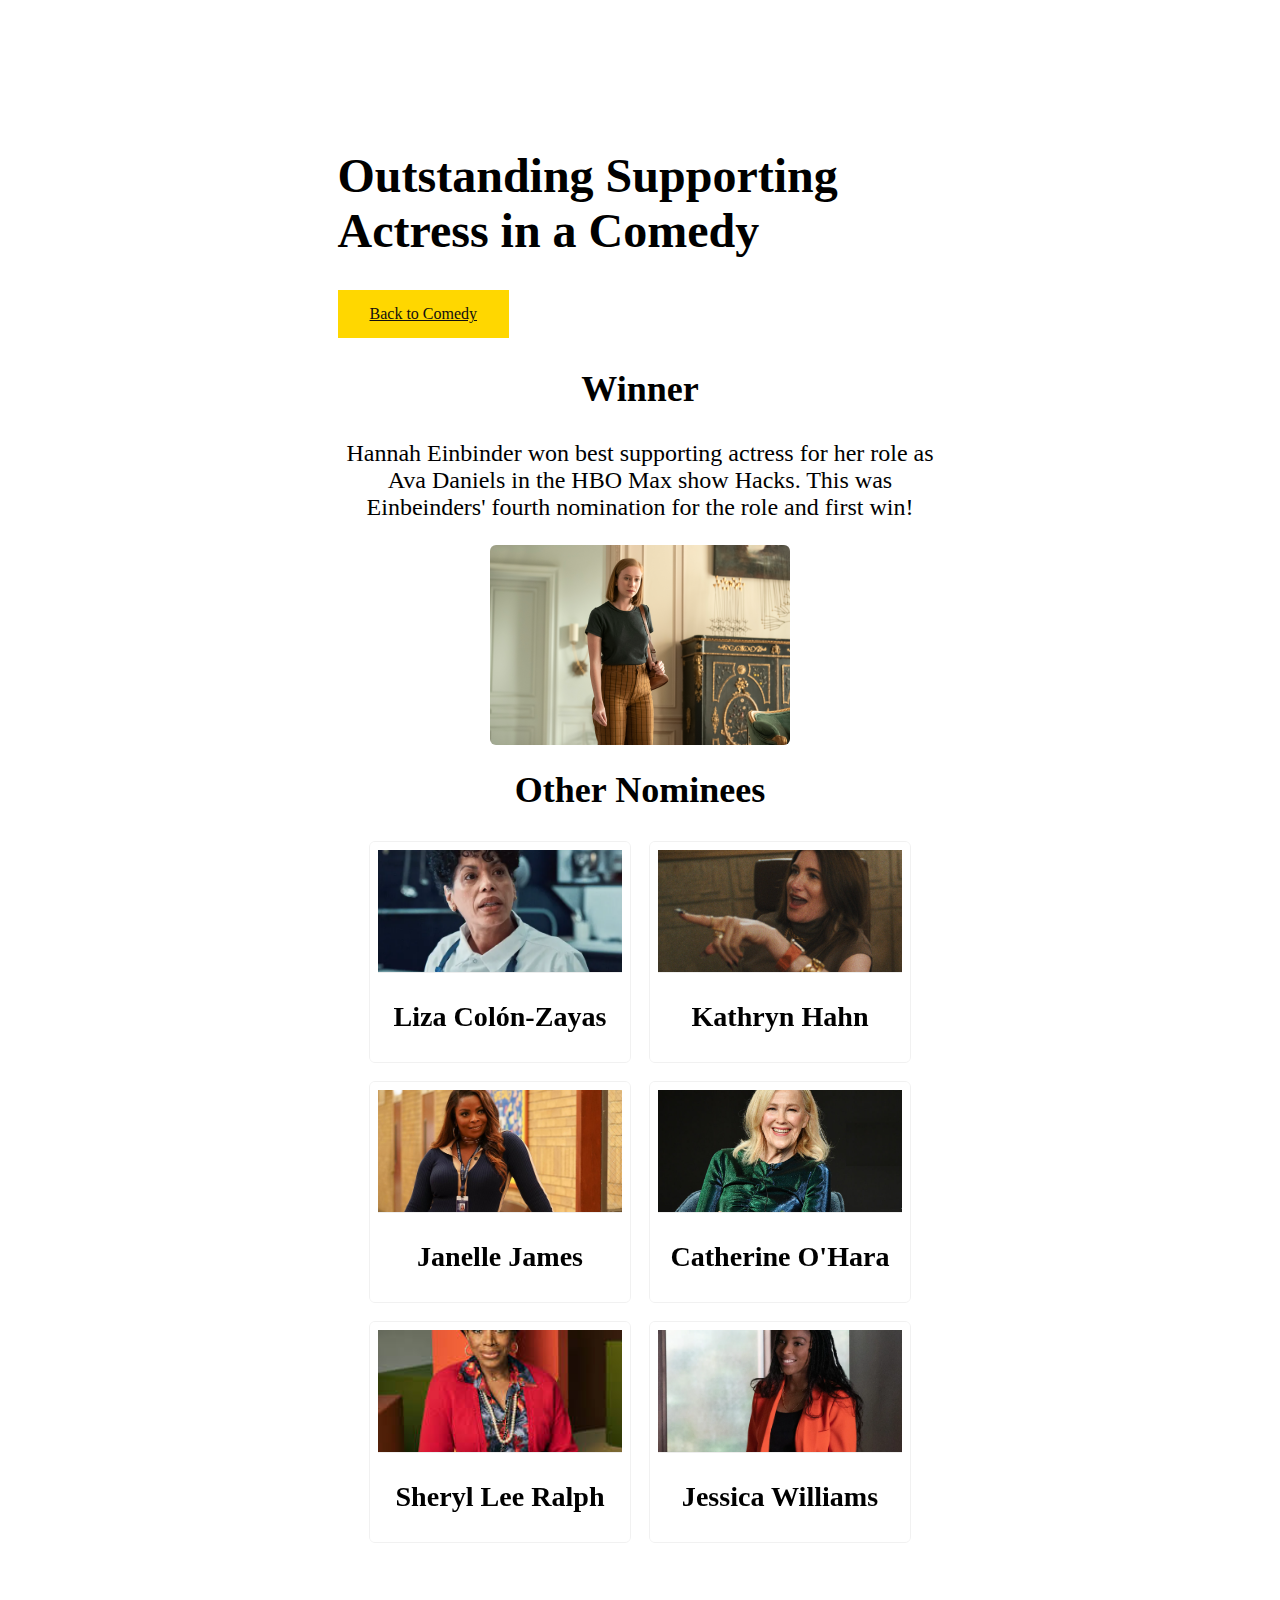
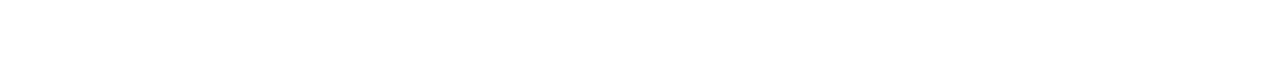
<file: multisite website 2/SupportActressComedy.html>
<!DOCTYPE html>
<html lang="en">
<head>
  <meta charset="utf-8">
  <meta name="viewport" content="width=device-width, initial-scale=1">
  <title>Comedy Home</title>
  <link rel="stylesheet" href="style.css">
  
</head>
<body class="support-actress-page">
  <div class="page-container">
  <div class="text-block">
    <h1>Outstanding Supporting Actress in a Comedy</h1>
  
    <p><a href="ComedyHome.html" class="button">Back to Comedy</a></p>

    <div class="winner">
      <h2>Winner</h2>
      <p>Hannah Einbinder won best supporting actress for her role as Ava Daniels in the HBO Max show Hacks. This was Einbeinders' fourth nomination for the role and first win!</p>
      <img src="pgrid1.jpg" alt="Hannah Einbinder portrait">
    </div>

    <h2 class="section-title">Other Nominees</h2>

    <div class="flip-grid" aria-label="Other nominees">
      <div class="flip-box" tabindex="0">
        <div class="flip-box-inner">
          <div class="flip-box-front">
            <img src="pgrid2.jpg" alt="Liza Colón-Zayas">
            <h3>Liza Colón-Zayas</h3>
          </div>
          <div class="flip-box-back">
            <div>
              <h3>Liza Colón-Zayas</h3>
              <p>Nominee — The Bear</p>
            </div>
          </div>
        </div>
      </div>

      <div class="flip-box" tabindex="0">
        <div class="flip-box-inner">
          <div class="flip-box-front">
            <img src="pgrid3.jpg" alt="Kathryn Hahn">
            <h3>Kathryn Hahn</h3>
          </div>
          <div class="flip-box-back">
            <div>
              <h3>Kathryn Hahn</h3>
              <p>Nominee — The Studio.</p>
            </div>
          </div>
        </div>
      </div>

      <div class="flip-box" tabindex="0">
        <div class="flip-box-inner">
          <div class="flip-box-front">
            <img src="pgrid4.jpg" alt="Janelle James">
            <h3>Janelle James</h3>
          </div>
          <div class="flip-box-back">
            <div>
              <h3>Janelle James</h3>
              <p>Nominee — Abbott Elementary</p>
            </div>
          </div>
        </div>
      </div>

      <div class="flip-box" tabindex="0">
        <div class="flip-box-inner">
          <div class="flip-box-front">
            <img src="pgrid5.jpg" alt="Catherine O'Hara">
            <h3>Catherine O'Hara</h3>
   
          </div>
          <div class="flip-box-back">
            <div>
              <h3>Catherine O'Hara</h3>
              <p>Nominee - The Studio</p>
            </div>
          </div>
        </div>
      </div>

      <div class="flip-box" tabindex="0">
        <div class="flip-box-inner">
          <div class="flip-box-front">
            <img src="pgrid6.jpg" alt="Sheryl Lee Ralph">
            <h3>Sheryl Lee Ralph</h3>
            <h4>Nominee, Abbott Elementary</h4>
          </div>
          <div class="flip-box-back">
            <div>
              <h3>Sheryl Lee Ralph</h3>
              <p>Nominee — Abbott Elementary.</p>
            </div>
          </div>
        </div>
      </div>

      <div class="flip-box" tabindex="0">
        <div class="flip-box-inner">
          <div class="flip-box-front">
            <img src="pgrid7.jpg"Jessica Williams">
            <h3>Jessica Williams</h3>
       
          </div>
          <div class="flip-box-back">
            <div>
              <h3>Jessica Williams</h3>
              <p>Nominee - Shrinking</p>
            </div>
          </div>
        </div>
      </div>
    </div>

  </div>
</body>
</html>
</file>
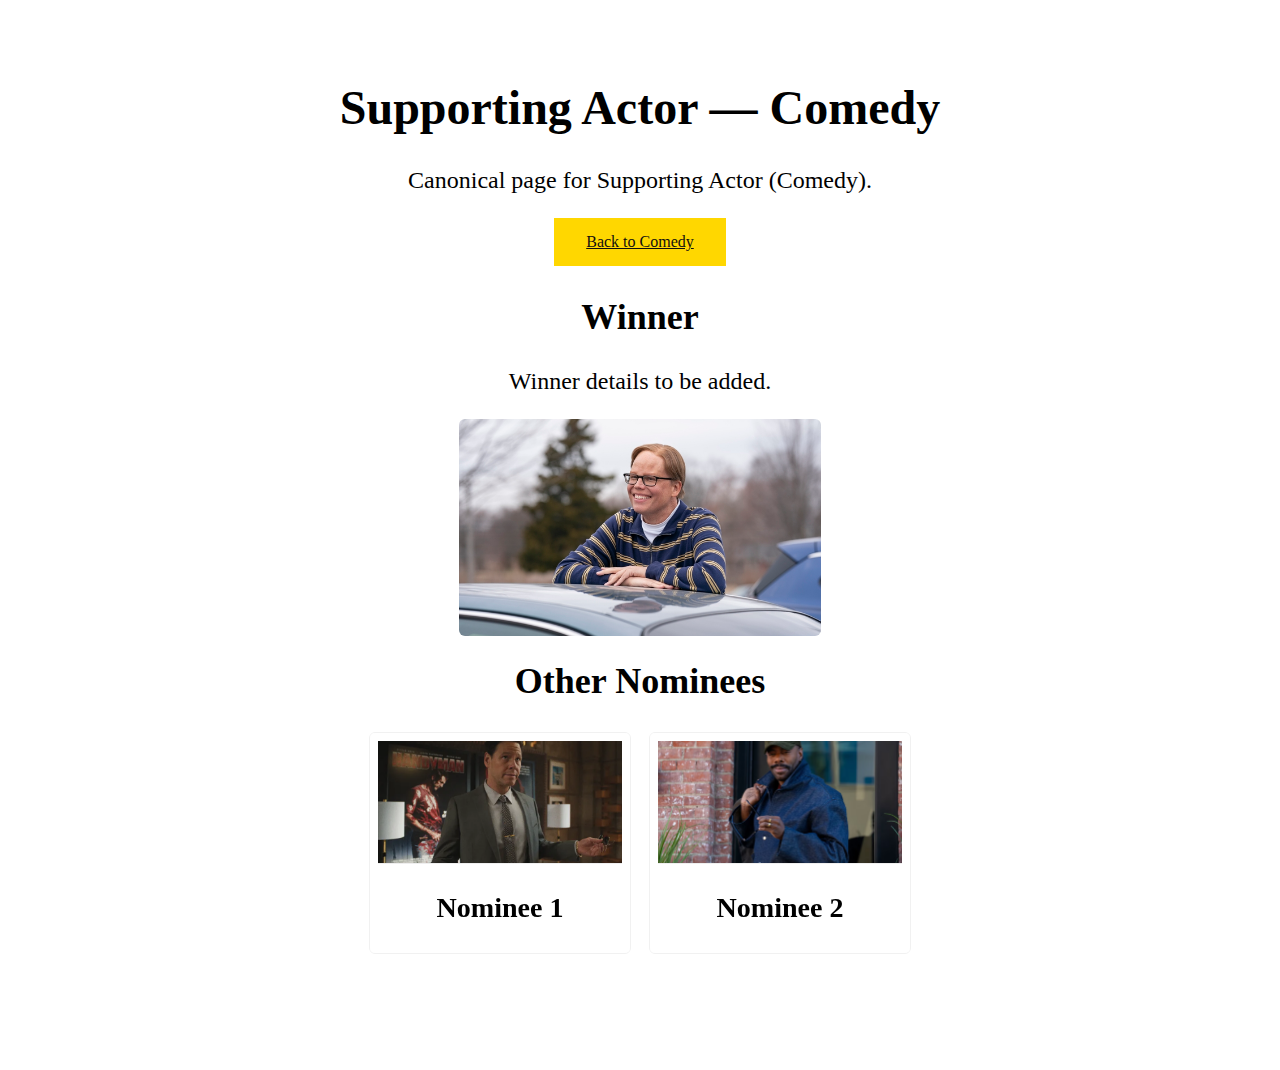
<file: multisite website 2/supportingactorcomedy.html>
<!DOCTYPE html>
<html lang="en">
<head>
  <meta charset="utf-8">
  <meta name="viewport" content="width=device-width, initial-scale=1">
  <title>Supporting Actor — Comedy</title>
  <link rel="stylesheet" href="style.css">
</head>
<body class="support-actress-page">
  <div class="page-container">
  <div class="text-block" style="text-align: center; margin-top: 2rem;">
    <h1>Supporting Actor — Comedy</h1>
    <p>Canonical page for Supporting Actor (Comedy).</p>
    <p><a href="ComedyHome.html" class="button">Back to Comedy</a></p>

    <div class="winner">
      <h2>Winner</h2>
      <p>Winner details to be added.</p>
      <img src="pgrid10.jpg" alt="Winner portrait">
    </div>

    <h2 class="section-title">Other Nominees</h2>

    <div class="flip-grid" aria-label="Other nominees">
      <!-- Example nominee boxes; replace images/text as desired -->
      <div class="flip-box" tabindex="0">
        <div class="flip-box-inner">
          <div class="flip-box-front">
            <img src="pgrid8.jpg" alt="Nominee 1">
            <h3>Nominee 1</h3>
          </div>
          <div class="flip-box-back">
            <div>
              <h3>Nominee 1</h3>
              <p>Nominee details</p>
            </div>
          </div>
        </div>
      </div>

      <div class="flip-box" tabindex="0">
        <div class="flip-box-inner">
          <div class="flip-box-front">
            <img src="pgrid9.jpg" alt="Nominee 2">
            <h3>Nominee 2</h3>
          </div>
          <div class="flip-box-back">
            <div>
              <h3>Nominee 2</h3>
              <p>Nominee details</p>
            </div>
          </div>
        </div>
      </div>
    </div>

  </div>
</body>
</html>
</file>
<file: multisite website 2/style.css>
/* Select readable font and text/background colors with good contrast. To search for different Google Fonts, go to https://www.w3schools.com/howto/howto_google_fonts.asp */

body, html {
    height: 100%;
    margin: 0;
    font-family: roboto;
    color: black;
    background-color: white;
  }  

.hero-image {
/* This selector controls the "hero image" class. You may need to change "hero.jpg" name/format to match your asset, or vice-versa */
    background-image: linear-gradient(rgba(0, 0, 0, 0.5), rgba(0, 0, 0, 0.5)), url("hero.jpg");
    height: 100%;
    background-attachment: fixed;
    background-position: center;
    background-repeat: no-repeat;
    background-size: cover;
    position: relative;
  }

/* This selector places text in the middle of the image */
.hero-text {
    text-align: center;
    position: absolute;
    top: 50%;
    left: 50%;
    transform: translate(-50%, -50%);
  }

/* The next two selectors control hero-text font properties. 2em is 2x inherited font-size value. 5 em is 5x stated value. */
.hero-text h1 {
    font-family: inherit;
    font-size: 10em;
    color: white;
  }

.hero-text h2 {
    font-family: inherit;
    font-size: 2em;
    color: white;
  }
  

 /* The text-block class selector controls the text-box on screens >800px. You will also need to adjust values in the next text-box selector. */
.text-block {
    display: block;
    width: 55%;
    background-color: inherit;
    padding: 0px;
    border: 0px solid black;
    margin-top: 100px;
    margin-bottom: 100px;
    margin-left: auto;
    margin-right: auto;
    font-family: inherit;
    font-size: 1.5em;
    color: inherit;
  }

 /* This code helps your text-block scale for screens ≤800px. */
  @media screen and (max-width: 800px) {
    .text-block {  
        display: block;
        width: 90%;
        background-color: inherit;
        padding: 0px;
        border: 0px solid black;
        margin-top: 100px;
        margin-bottom: 100px;
        margin-left: auto;
        margin-right: auto;
        font-family: inherit;
        font-size: 1.25em;
        color: inherit;
    }
  }


 /* The pull-quote class selector uses large text and border top/bottom properties.  */
.pull-quote {
    display: block;
    width: 70%;
    background-color: inherit;
    padding-left: 20px;
    padding-right: 20px;
    border-top: 3px solid #000;
    border-bottom: 3px solid #000;
    margin-top: 100px;
    margin-bottom: 100px;
    margin-left: auto;
    margin-right: auto;
    font: inherit;
    font-size: 1em;
    color: inherit;
  }


/* - Bulleted Points or List -
Unordered list element selector. Change unordered list from disc (default) to circle, square, or none. */
ul {
    list-style-type: default;
    padding-left: none;
    font: inherit;
    font-size: 1em;
    line-height: 2.2;
    color: inherit;
  }

/* Ordered list element selector. Change ordered list to upper-roman or lower-alpha. */
ol {
    list-style-type: default;
    padding-left: none;
    font: inherit;
    font-size: 1em;
    line-height: 2.2;
    color: inherit;
  }


/* - Link that Looks Like a Button -
Button-box class selector uses Flex Box Design (flex display) to scale the element in one dimension. */
.button-box {
    display: flex;
    height: 200px;
    border: 0px solid #;
    align-items: center;
    justify-content: center;
  }

/* Change button colors and other attributes here. */
.button {
    display: inline-block;
    background-color: #FFD700;
    padding: 15px 32px;
    border: none;
    cursor: pointer;
    font: inherit;
    font-size: 16px;
    color: rgb(18, 15, 15);
    text-align: center;
  }

/* Hover effect improves accessibility. */
.button:hover {
    background-color: #008cff;
  }


/* - CSS Flexbox Layout -
CSS Flexbox creates responsive layouts for images, text, and other content. Reuse .column class to create additional grids with different proportions for specific content */

.flexbox-container {
  padding-top: 100px;
  padding-bottom: 100px;
  text-align: center;
 }

.row {
   display: flex;
   flex-wrap: wrap;
   padding: 0 4px;
   justify-content: center;
 }

/* Change max-width value depending on number of columns. */
.column {
   flex: 25%;
   max-width: 25%;
   padding: 0 4px;
 }

.column img  {
   margin-top: 8px;
   vertical-align: middle;
   width: 100%;
 }

/* CSS Grid Responsive layout - makes grid a one column-layout instead of two or three columns */
@media screen and (max-width: 800px) {
.column {
       flex: 75%;
       max-width: 75%;
   }
 }

 
/* - Frame class selector -
Use CSS box model to style image content. Adjust frame/filter class selector properties to customize. Copy, paste, rename class selector to quickly create alternative image stylings. */
.frame {
    display: block;
    background: blue;
    padding: 5px;
    border: 5px solid gold;
    border-radius: 3%;
    margin-top: 0px;
    margin-bottom: 0px;
    margin-left: auto;
    margin-right: auto;
    filter: grayscale(%);
    filter: blur(px);
    filter: hue-rotate(deg);
}


/* - Polaroid - 
Polaroid class selector and container. Adjust Polaroid width here. */
.polaroid {
    display: block;
    width: 50%;
    background-color: white;
    box-shadow: 0 4px 8px 0 rgba(0, 0, 0, 0.2), 0 6px 20px 0 rgba(0, 0, 0, 0.19);
    margin-left: auto;
    margin-right: auto;
    margin-top: none;
    margin-bottom: none;
  }

.polaroid img {
    width: 100%;  /* Keep 100% */
    filter: grayscale(%);
    filter: blur(px);
    filter: hue-rotate(deg);
  }

.polaroid-caption {
    text-align: center;
    padding: 10px 20px;
  }


/*  - Image Container with Text Box -
Add text to your image and control text-box location*/
.image-container {
  display: block;
  position: relative;
  width: 90%;
  margin-top: 100px;
  margin-bottom:100px;
  margin-left: auto;
  margin-right: auto;
}

.image-container img {
  width: 100%;   /* Keep 100%. Add Filters.*/
}

.image-container-text {
  position: absolute;
  /*Using max-with property with pixels will prevent a left aligned box from over-scrolling*/
  max-width: 300px;
  /*Change location right/left and top/bottom. To center use top 50% left 50% */
  bottom: 20px;
  right: 20px;
  /*Using rgba (red,blue,green, alpha) allows us to control color and opacity. For a white tinted text box, use 255, 255, 255, .3 */
  background-color: rgba(0, 0, 0, .3);
  color: white;
  padding-left: 20px;
  padding-right: 20px;
  font-family: inherit;
  font-size: inherit;
}


/*  - Parallax -
This code controls that cool parallax image and scrolling effect. Change the image "parallax.jpg" below to match your asset.*/
.parallax {
    background-image: url("parallax.jpg");
/* Set a specific height */
    height: 500px;
/* control the parallax scrolling effect */
    background-attachment: fixed;
    background-position: center;
    background-repeat: no-repeat;
    background-size: cover;
    margin-top: 100px;
    margin-bottom: 0px;
  }

/* This code stops the parallax image and scrolling effect for small screens--at the moment, iPhones just don't like it.*/
@media screen and (max-width: 768px) {
    .parallax {
		    background-attachment: inherit;
        height: 400px;
	  }
  }


/*  - YouTube Video -
Uses container to control video across different screen sizes. */
.video {
    width: 75%;
    padding-left: 20px;
    padding-right: 20px;
    padding-top: 100px;
    padding-bottom: 100px;
    margin: auto;
    text-align: center;
  }

.video-container {
  	position:relative;
    height:0;
  	overflow:hidden;
  	padding-bottom:56.25%;
  	padding-top:30px;
  }

.video-container iframe, .video-container object, .video-container embed {
  	position:absolute;
  	top:0;
  	left:0;
  	width:100%;
  	height:100%;
  }

  @media screen and (max-width: 800px) {
    .video {
        width: 90%;
        margin-top: 100px;
        margin-bottom: 100px;
    }
  }


/*  - Caption -
Style caption left, center, justify, right. */
.caption {
    display: block;
    padding: none;
    border: none;
    margin: none;
    text-align: center;
  }


/*  - Logo -
Logo width controlled inline */
.logo {
    display: block;
    padding: 10px;
    border: 0px solid black;
    margin-top: 200px;
    margin-bottom: 0px;
    margin-left: auto;
    margin-right: auto;
    font: inherit;
    font-size: 12pt;
    text-align: center;
  }


/*  - Footer -
Add a Copyright */
.footer {
    border: none;
    padding: 10px;
    margin: auto;
    font: inherit;
    font-size: inherit;
    text-align: center;    
  }

/* Page-specific: SupportActressComedy flip-box & layout */
.support-actress-page .hover-preview { position: fixed; pointer-events: none; display: none; z-index: 9999; }
.support-actress-page .hover-preview img { max-width: 180px; max-height: 180px; border-radius: 6px; box-shadow: 0 6px 18px rgba(0,0,0,0.25); border: 2px solid #fff; }
@media (max-width:600px){ .support-actress-page .hover-preview img { max-width: 120px; max-height: 120px; } }

.support-actress-page .flip-box { background-color: transparent; width: 260px; height: 220px; border: 1px solid #f1f1f1; perspective: 1000px; border-radius:6px; overflow:hidden; }
.support-actress-page .flip-box-inner { position: relative; width: 100%; height: 100%; text-align: center; transition: transform 0.6s; transform-style: preserve-3d; }
.support-actress-page .flip-box:hover .flip-box-inner, .support-actress-page .flip-box:focus-within .flip-box-inner { transform: rotateY(180deg); }
.support-actress-page .flip-box-front, .support-actress-page .flip-box-back { position: absolute; width: 100%; height: 100%; -webkit-backface-visibility: hidden; backface-visibility: hidden; display:flex; flex-direction:column; align-items:center; justify-content:flex-start; padding:8px; box-sizing:border-box; }
.support-actress-page .flip-box-front { background-color: #fff; color: black; }
.support-actress-page .flip-box-front img,
.flip-box-front img {
  width: 100%;
  aspect-ratio: 2 / 1; /* maintain consistent width:height ratio */
  height: auto;
  object-fit: cover;
  display: block;
  border-bottom: 1px solid #eee;
}
.support-actress-page .flip-box-back { background-color: #1e90ff; color: white; transform: rotateY(180deg); display:flex; align-items:center; justify-content:center; padding:12px; }
.support-actress-page .flip-box-back p{ margin:0; }
.support-actress-page .flip-grid { display:flex; flex-wrap:wrap; gap:18px; justify-content:center; align-items:flex-start; margin-top:1rem; padding: 0 10px; }
@media (max-width:700px){ .support-actress-page .flip-box{ width:45%; } }
@media (max-width:700px){ .flip-box-front img { aspect-ratio: 1.8 / 1; } }
@media (max-width:420px){ .flip-box-front img { aspect-ratio: 1.6 / 1; } }
@media (max-width:420px){ .support-actress-page .flip-box{ width:100%; } }

.support-actress-page .page-container { max-width: 1100px; margin: 2rem auto; padding: 1rem; }
.support-actress-page .winner { text-align:center; margin-bottom:1.25rem; }
.support-actress-page .winner img { max-width: 60%; height: auto; border-radius: 6px; display:block; margin: .5rem auto; }
.support-actress-page .section-title { text-align:center; margin-top:1.5rem; }

/* Sparkle effect for ComedyHome buttons (scoped) */
.comedy-home .button { position: relative; overflow: hidden; }
.comedy-home .button::after {
  content: "";
  position: absolute;
  top: -50%;
  left: -50%;
  width: 200%;
  height: 200%;
  background-image: radial-gradient(circle at 20% 20%, rgba(255,255,255,0.9) 0 6px, rgba(255,255,255,0.2) 6px 12px, transparent 12px), radial-gradient(circle at 80% 80%, rgba(255,255,255,0.8) 0 4px, rgba(255,255,255,0.15) 4px 10px, transparent 10px);
  background-repeat: no-repeat;
  transform: translate(-110%, -110%) rotate(25deg) scale(0.6);
  opacity: 0;
  pointer-events: none;
}
.comedy-home .button.sparkle::after { animation: sparkle 1.6s ease-in-out forwards; }

/* Polaroid-style button for the main Comedy link */
.polaroid-button {
  display: inline-block;
  width: 180px;
  height: 220px;
  background-image: url('pgrid38.jpg');
  background-size: cover;
  background-position: center;
  border: 12px solid #fff;
  box-shadow: 0 10px 30px rgba(0,0,0,0.35);
  transform: rotate(-3deg);
  text-decoration: none;
  color: #111;
  position: relative;
  overflow: visible;
}
.polaroid-button .label {
  position: absolute;
  bottom: 8px;
  left: 0;
  right: 0;
  text-align: center;
  font-weight: bold;
  background: rgba(255,255,255,0.85);
  margin: 0 12px; /* keep within white border */
  padding: 6px 8px;
  border-radius: 4px;
}
.polaroid-button:focus { outline: 3px solid rgba(66,133,244,0.6); }

@media (max-width:600px){ .polaroid-button { width: 140px; height: 180px; border-width:10px; } }
@keyframes sparkle {
  0% { transform: translate(-110%, -110%) rotate(25deg) scale(0.6); opacity: 0; }
  30% { opacity: 0.9; transform: translate(-20%, -20%) rotate(25deg) scale(0.8); }
  60% { opacity: 0.6; transform: translate(10%, 10%) rotate(25deg) scale(1); }
  100% { transform: translate(110%, 110%) rotate(25deg) scale(1.2); opacity: 0; }
}

/* Optional subtle pulse to draw attention */
/* The `.sparkle` class is added/removed by JS to trigger the animation once on click */
</file>
